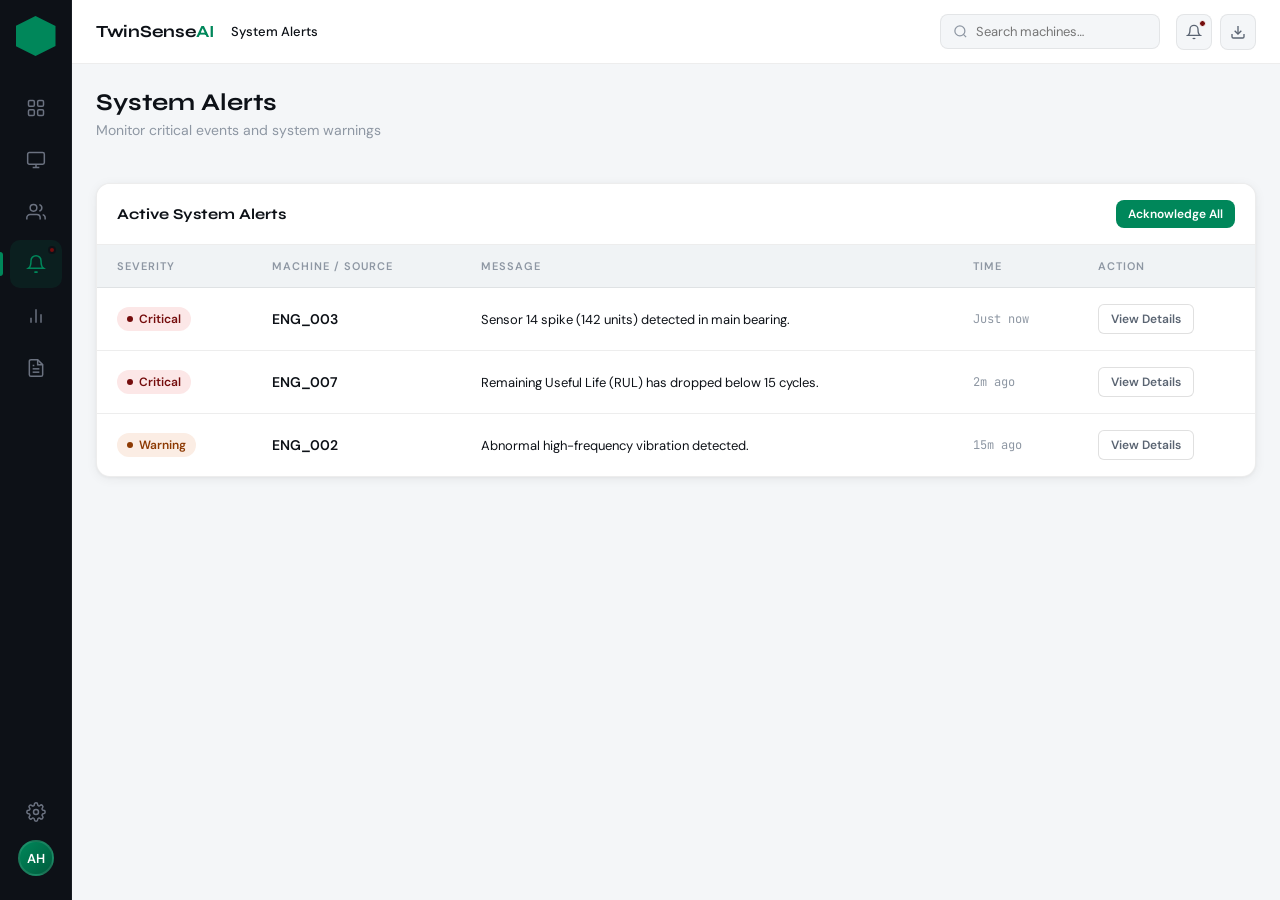
<file: frontend/alerts.html>
<!DOCTYPE html>
<html lang="en">
<head>
<meta charset="UTF-8">
<meta name="viewport" content="width=device-width, initial-scale=1.0">
<title>TwinSense AI — System Alerts</title>
<link href="https://fonts.googleapis.com/css2?family=Syne:wght@400;500;600;700;800&family=DM+Sans:ital,opsz,wght@0,9..40,300;0,9..40,400;0,9..40,500;0,9..40,600;1,9..40,300&family=JetBrains+Mono:wght@400;500;600&display=swap" rel="stylesheet">
<link rel="stylesheet" href="styles.css">
</head>
<body>

<!-- LOADER -->
<div id="loader">
  <div class="loader-logo">
    <div class="loader-logo-hex"></div>
    <div class="loader-name">TwinSense<span>AI</span></div>
  </div>
  <div class="loader-sub">Loading Machinery Database</div>
  <div class="loader-bar"><div class="loader-bar-fill"></div></div>
</div>

<!-- APP -->
<div id="app">
  <!-- SIDEBAR -->
      <nav class="sidebar">
      <div class="sidebar-logo" onclick="window.location.href='index.html'"></div>
      <div class="sidebar-nav">
        <div class="snav-item " onclick="window.location.href='index.html'" title="Factory Map">
          <svg viewBox="0 0 24 24" fill="none" stroke="currentColor" stroke-width="1.8">
            <rect x="3" y="3" width="7" height="7" rx="1.5" />
            <rect x="14" y="3" width="7" height="7" rx="1.5" />
            <rect x="3" y="14" width="7" height="7" rx="1.5" />
            <rect x="14" y="14" width="7" height="7" rx="1.5" />
          </svg>
        </div>
        <div class="snav-item " onclick="window.location.href='machines.html'" title="All Machines">
          <svg viewBox="0 0 24 24" fill="none" stroke="currentColor" stroke-width="1.8">
            <rect x="2" y="3" width="20" height="14" rx="2" ry="2" />
            <line x1="8" y1="21" x2="16" y2="21" />
            <line x1="12" y1="17" x2="12" y2="21" />
          </svg>
        </div>
        <div class="snav-item " onclick="window.location.href='technicians.html'" title="Technicians">
          <svg viewBox="0 0 24 24" fill="none" stroke="currentColor" stroke-width="1.8">
            <path d="M17 21v-2a4 4 0 0 0-4-4H5a4 4 0 0 0-4 4v2" />
            <circle cx="9" cy="7" r="4" />
            <path d="M23 21v-2a4 4 0 0 0-3-3.87" />
            <path d="M16 3.13a4 4 0 0 1 0 7.75" />
          </svg>
        </div>
        <div class="snav-item active" onclick="window.location.href='alerts.html'" title="Alerts" style="position:relative">
          <svg viewBox="0 0 24 24" fill="none" stroke="currentColor" stroke-width="1.8">
            <path d="M18 8A6 6 0 0 0 6 8c0 7-3 9-3 9h18s-3-2-3-9" />
            <path d="M13.73 21a2 2 0 0 1-3.46 0" />
          </svg>
          <div class="snav-badge"></div>
        </div>
        <div class="snav-item " onclick="window.location.href='analytics.html'" title="Analytics">
          <svg viewBox="0 0 24 24" fill="none" stroke="currentColor" stroke-width="1.8">
            <line x1="18" y1="20" x2="18" y2="10" />
            <line x1="12" y1="20" x2="12" y2="4" />
            <line x1="6" y1="20" x2="6" y2="14" />
          </svg>
        </div>
        <div class="snav-item " onclick="window.location.href='logs.html'" title="Historical Logs">
          <svg viewBox="0 0 24 24" fill="none" stroke="currentColor" stroke-width="1.8">
            <path d="M14 2H6a2 2 0 0 0-2 2v16a2 2 0 0 0 2 2h12a2 2 0 0 0 2-2V8z" />
            <polyline points="14,2 14,8 20,8" />
            <line x1="16" y1="13" x2="8" y2="13" />
            <line x1="16" y1="17" x2="8" y2="17" />
            <line x1="10" y1="9" x2="8" y2="9" />
          </svg>
        </div>
      </div>
      <div class="sidebar-bottom">
        <div class="snav-item " onclick="window.location.href='settings.html'" title="Settings">
          <svg viewBox="0 0 24 24" fill="none" stroke="currentColor" stroke-width="1.8">
            <circle cx="12" cy="12" r="3" />
            <path d="M19.4 15a1.65 1.65 0 0 0 .33 1.82l.06.06a2 2 0 0 1-2.83 2.83l-.06-.06a1.65 1.65 0 0 0-1.82-.33 1.65 1.65 0 0 0-1 1.51V21a2 2 0 0 1-4 0v-.09A1.65 1.65 0 0 0 9 19.4a1.65 1.65 0 0 0-1.82.33l-.06.06a2 2 0 0 1-2.83-2.83l.06-.06A1.65 1.65 0 0 0 4.68 15a1.65 1.65 0 0 0-1.51-1H3a2 2 0 0 1 0-4h.09A1.65 1.65 0 0 0 4.6 9a1.65 1.65 0 0 0-.33-1.82l-.06-.06a2 2 0 0 1 2.83-2.83l.06.06A1.65 1.65 0 0 0 9 4.68a1.65 1.65 0 0 0 1-1.51V3a2 2 0 0 1 4 0v.09a1.65 1.65 0 0 0 1 1.51 1.65 1.65 0 0 0 1.82-.33l.06-.06a2 2 0 0 1 2.83 2.83l-.06.06A1.65 1.65 0 0 0 19.4 9a1.65 1.65 0 0 0 1.51 1H21a2 2 0 0 1 0 4h-.09a1.65 1.65 0 0 0-1.51 1z" />
          </svg>
        </div>
        <div class="sidebar-avatar">AH</div>
      </div>
    </nav>

  <!-- MAIN -->
  <div class="main">
    <!-- TOPBAR -->
    <header class="topbar">
      <div class="topbar-brand">TwinSense<span>AI</span></div>
      <div class="topbar-breadcrumb"><span class="cur">System Alerts</span></div>
      <div class="topbar-spacer"></div>
      <div class="topbar-search">
        <svg viewBox="0 0 24 24" fill="none" stroke="currentColor" stroke-width="2"><circle cx="11" cy="11" r="8"/><line x1="21" y1="21" x2="16.65" y2="16.65"/></svg>
        <input placeholder="Search machines…" />
      </div>
      <div class="topbar-actions">
        <!-- Notifications Dropdown -->
        <div class="dropdown-wrapper">
          <div class="topbar-btn" onclick="toggleDropdown('notifDropdown')">
            <svg width="16" height="16" viewBox="0 0 24 24" fill="none" stroke="currentColor" stroke-width="2"><path d="M18 8A6 6 0 0 0 6 8c0 7-3 9-3 9h18s-3-2-3-9"/><path d="M13.73 21a2 2 0 0 1-3.46 0"/></svg>
            <div class="topbar-notif-dot"></div>
          </div>
          <div class="dropdown-menu" id="notifDropdown">
            <div class="dropdown-header">
              <span>Critical Alerts</span>
              <span class="dropdown-badge">3 Actions Required</span>
            </div>
            <div class="dropdown-body">
              <div class="notif-item" onclick="window.location.href='machine-details.html'">
                <div class="notif-icon" style="background:var(--red-dim);color:var(--red)">⚠️</div>
                <div class="notif-content">
                  <div class="notif-title">ENG_003: Critical Temp Spike (142 units)</div>
                  <div class="notif-meta">Facility A · Immediate Maintenance</div>
                </div>
              </div>
              <div class="notif-item" onclick="window.location.href='machine-details.html'">
                <div class="notif-icon" style="background:var(--red-dim);color:var(--red)">⚠️</div>
                <div class="notif-content">
                  <div class="notif-title">ENG_007: RUL strictly below 15 cycles</div>
                  <div class="notif-meta">Facility B · Imminent Failure Risk</div>
                </div>
              </div>
              <div class="notif-item" onclick="window.location.href='machine-details.html'">
                <div class="notif-icon" style="background:var(--orange-dim);color:var(--orange)">⚙️</div>
                <div class="notif-content">
                  <div class="notif-title">ENG_002: Abnormal Sensor 15</div>
                  <div class="notif-meta">Facility C · Needs Inspection</div>
                </div>
              </div>
            </div>
          </div>
        </div>

        <!-- Download Dropdown -->
        <div class="dropdown-wrapper">
          <div class="topbar-btn" onclick="toggleDropdown('downloadDropdown')">
            <svg width="16" height="16" viewBox="0 0 24 24" fill="none" stroke="currentColor" stroke-width="2"><path d="M21 15v4a2 2 0 0 1-2 2H5a2 2 0 0 1-2-2v-4"/><polyline points="7 10 12 15 17 10"/><line x1="12" y1="15" x2="12" y2="3"/></svg>
          </div>
          <div class="dropdown-menu" id="downloadDropdown">
            <div class="dropdown-header">
              <span>Download Machine Data</span>
            </div>
            <div class="dropdown-body">
              <div class="dl-item" onclick="downloadFile('csv', 'telemetry_report.csv')">
                <svg class="dl-icon" width="20" height="20" viewBox="0 0 24 24" fill="none" stroke="currentColor" stroke-width="2"><path d="M14 2H6a2 2 0 0 0-2 2v16a2 2 0 0 0 2 2h12a2 2 0 0 0 2-2V8z"/><polyline points="14 2 14 8 20 8"/><line x1="16" y1="13" x2="8" y2="13"/><line x1="16" y1="17" x2="8" y2="17"/><polyline points="10 9 9 9 8 9"/></svg>
                <div class="dl-info">
                  <div class="dl-title">Sensor Telemetry Log</div>
                  <div class="dl-desc">CSV format · Last 30 days</div>
                </div>
              </div>
              <div class="dl-item" onclick="downloadFile('pdf', 'ml_predictions_report.pdf')">
                <svg class="dl-icon" width="20" height="20" viewBox="0 0 24 24" fill="none" stroke="currentColor" stroke-width="2"><path d="M14 2H6a2 2 0 0 0-2 2v16a2 2 0 0 0 2 2h12a2 2 0 0 0 2-2V8z"/><polyline points="14 2 14 8 20 8"/><path d="M9 15v-6"/><path d="M12 15v-4"/><path d="M15 15v-2"/></svg>
                <div class="dl-info">
                  <div class="dl-title">ML Predictions & RUL Report</div>
                  <div class="dl-desc">PDF format · AI analysis</div>
                </div>
              </div>
              <div class="dl-item" onclick="downloadFile('xlsx', 'maintenance_history.xlsx')">
                <svg class="dl-icon" width="20" height="20" viewBox="0 0 24 24" fill="none" stroke="currentColor" stroke-width="2"><path d="M21 15v4a2 2 0 0 1-2 2H5a2 2 0 0 1-2-2v-4"/><polyline points="7 10 12 15 17 10"/><line x1="12" y1="15" x2="12" y2="3"/></svg>
                <div class="dl-info">
                  <div class="dl-title">Maintenance History</div>
                  <div class="dl-desc">XLSX format · Full audit trail</div>
                </div>
              </div>
            </div>
          </div>
        </div>
      </div>
    </header>

    <!-- PAGE -->
    <div class="page">

      <div class="page-header">
        <div>
          <h1 class="page-title">System Alerts</h1>
          <div class="page-subtitle">Monitor critical events and system warnings</div>
        </div>
      </div>
      
      
<div class="alerts-container" style="background:var(--surface);border:1px solid var(--border);border-radius:var(--radius);box-shadow:var(--shadow);overflow:hidden;margin-top:20px;">
  <div class="table-header" style="padding:16px 20px;border-bottom:1px solid var(--border);display:flex;justify-content:space-between;align-items:center;">
    <h3 style="font-family:'Syne',sans-serif;font-size:15px;font-weight:700;">Active System Alerts</h3>
    <button class="btn-primary" style="padding:6px 12px;font-size:12px;">Acknowledge All</button>
  </div>
  <table style="width:100%;border-collapse:collapse;text-align:left;">
    <thead>
      <tr>
        <th style="padding:14px 20px;font-size:11px;text-transform:uppercase;color:var(--text-muted);border-bottom:1px solid var(--border);background:var(--surface-2)">Severity</th>
        <th style="padding:14px 20px;font-size:11px;text-transform:uppercase;color:var(--text-muted);border-bottom:1px solid var(--border);background:var(--surface-2)">Machine / Source</th>
        <th style="padding:14px 20px;font-size:11px;text-transform:uppercase;color:var(--text-muted);border-bottom:1px solid var(--border);background:var(--surface-2)">Message</th>
        <th style="padding:14px 20px;font-size:11px;text-transform:uppercase;color:var(--text-muted);border-bottom:1px solid var(--border);background:var(--surface-2)">Time</th>
        <th style="padding:14px 20px;font-size:11px;text-transform:uppercase;color:var(--text-muted);border-bottom:1px solid var(--border);background:var(--surface-2)">Action</th>
      </tr>
    </thead>
    <tbody>
      <tr style="border-bottom:1px solid var(--border);">
        <td style="padding:16px 20px;"><span class="status-badge status-critical">Critical</span></td>
        <td style="padding:16px 20px;font-weight:600;">ENG_003</td>
        <td style="padding:16px 20px;font-size:13px;">Sensor 14 spike (142 units) detected in main bearing.</td>
        <td style="padding:16px 20px;font-family:'JetBrains Mono';font-size:12px;color:var(--text-muted)">Just now</td>
        <td style="padding:16px 20px;"><button class="action-btn" onclick="window.location.href='machine-details.html'">View Details</button></td>
      </tr>
      <tr style="border-bottom:1px solid var(--border);">
        <td style="padding:16px 20px;"><span class="status-badge status-critical">Critical</span></td>
        <td style="padding:16px 20px;font-weight:600;">ENG_007</td>
        <td style="padding:16px 20px;font-size:13px;">Remaining Useful Life (RUL) has dropped below 15 cycles.</td>
        <td style="padding:16px 20px;font-family:'JetBrains Mono';font-size:12px;color:var(--text-muted)">2m ago</td>
        <td style="padding:16px 20px;"><button class="action-btn" onclick="window.location.href='machine-details.html'">View Details</button></td>
      </tr>
      <tr>
        <td style="padding:16px 20px;"><span class="status-badge status-warning">Warning</span></td>
        <td style="padding:16px 20px;font-weight:600;">ENG_002</td>
        <td style="padding:16px 20px;font-size:13px;">Abnormal high-frequency vibration detected.</td>
        <td style="padding:16px 20px;font-family:'JetBrains Mono';font-size:12px;color:var(--text-muted)">15m ago</td>
        <td style="padding:16px 20px;"><button class="action-btn" onclick="window.location.href='machine-details.html'">View Details</button></td>
      </tr>
    </tbody>
  </table>
</div>

    
  </div>
</div>

<script src="app.js"></script>
</body>
</html>
</file>
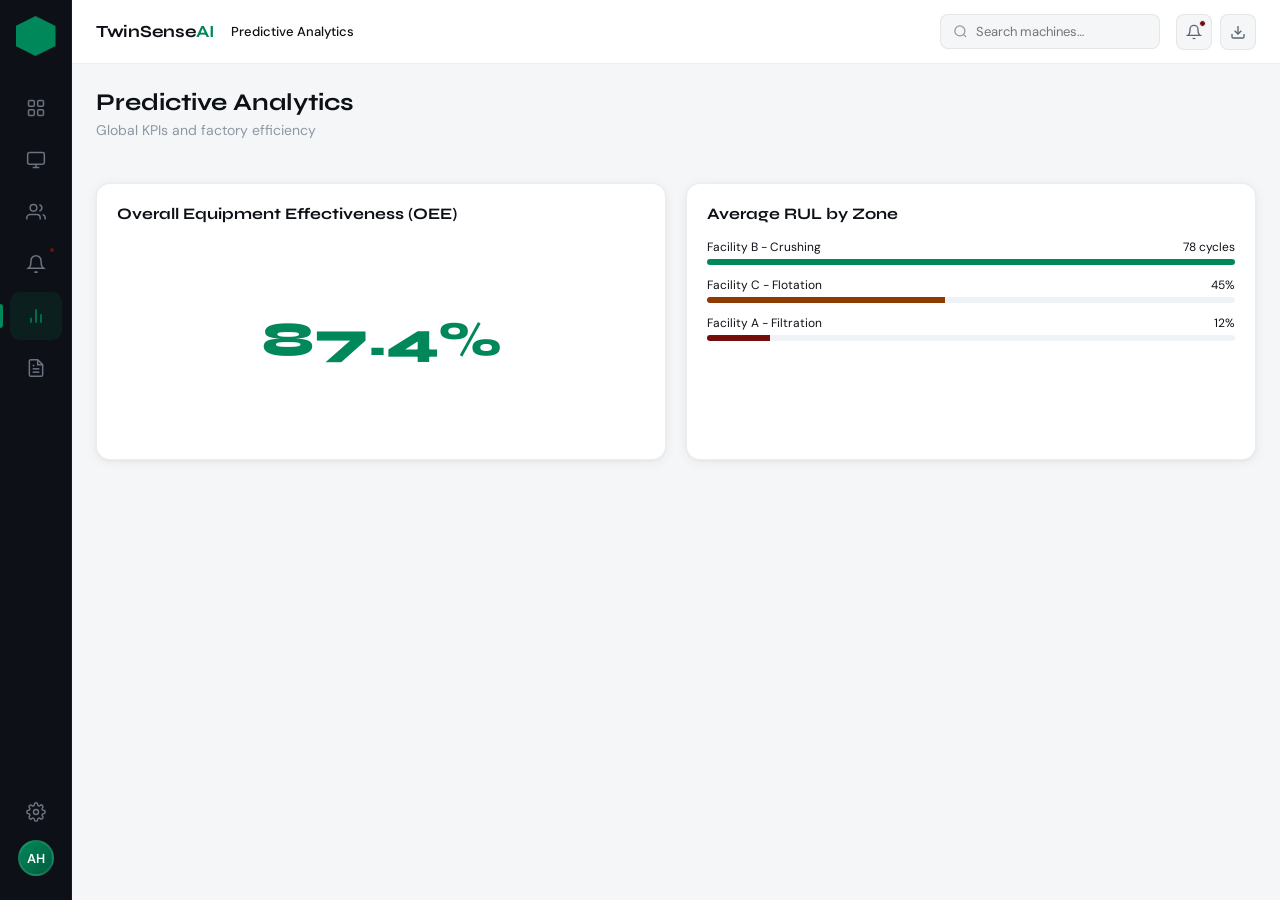
<file: frontend/analytics.html>
<!DOCTYPE html>
<html lang="en">
<head>
<meta charset="UTF-8">
<meta name="viewport" content="width=device-width, initial-scale=1.0">
<title>TwinSense AI — Predictive Analytics</title>
<link href="https://fonts.googleapis.com/css2?family=Syne:wght@400;500;600;700;800&family=DM+Sans:ital,opsz,wght@0,9..40,300;0,9..40,400;0,9..40,500;0,9..40,600;1,9..40,300&family=JetBrains+Mono:wght@400;500;600&display=swap" rel="stylesheet">
<link rel="stylesheet" href="styles.css">
</head>
<body>

<!-- LOADER -->
<div id="loader">
  <div class="loader-logo">
    <div class="loader-logo-hex"></div>
    <div class="loader-name">TwinSense AI <span>AI</span></div>
  </div>
  <div class="loader-sub">Loading Machinery Database</div>
  <div class="loader-bar"><div class="loader-bar-fill"></div></div>
</div>

<!-- APP -->
<div id="app">
  <!-- SIDEBAR -->
      <nav class="sidebar">
      <div class="sidebar-logo" onclick="window.location.href='index.html'"></div>
      <div class="sidebar-nav">
        <div class="snav-item " onclick="window.location.href='index.html'" title="Factory Map">
          <svg viewBox="0 0 24 24" fill="none" stroke="currentColor" stroke-width="1.8">
            <rect x="3" y="3" width="7" height="7" rx="1.5" />
            <rect x="14" y="3" width="7" height="7" rx="1.5" />
            <rect x="3" y="14" width="7" height="7" rx="1.5" />
            <rect x="14" y="14" width="7" height="7" rx="1.5" />
          </svg>
        </div>
        <div class="snav-item " onclick="window.location.href='machines.html'" title="All Machines">
          <svg viewBox="0 0 24 24" fill="none" stroke="currentColor" stroke-width="1.8">
            <rect x="2" y="3" width="20" height="14" rx="2" ry="2" />
            <line x1="8" y1="21" x2="16" y2="21" />
            <line x1="12" y1="17" x2="12" y2="21" />
          </svg>
        </div>
        <div class="snav-item " onclick="window.location.href='technicians.html'" title="Technicians">
          <svg viewBox="0 0 24 24" fill="none" stroke="currentColor" stroke-width="1.8">
            <path d="M17 21v-2a4 4 0 0 0-4-4H5a4 4 0 0 0-4 4v2" />
            <circle cx="9" cy="7" r="4" />
            <path d="M23 21v-2a4 4 0 0 0-3-3.87" />
            <path d="M16 3.13a4 4 0 0 1 0 7.75" />
          </svg>
        </div>
        <div class="snav-item " onclick="window.location.href='alerts.html'" title="Alerts" style="position:relative">
          <svg viewBox="0 0 24 24" fill="none" stroke="currentColor" stroke-width="1.8">
            <path d="M18 8A6 6 0 0 0 6 8c0 7-3 9-3 9h18s-3-2-3-9" />
            <path d="M13.73 21a2 2 0 0 1-3.46 0" />
          </svg>
          <div class="snav-badge"></div>
        </div>
        <div class="snav-item active" onclick="window.location.href='analytics.html'" title="Analytics">
          <svg viewBox="0 0 24 24" fill="none" stroke="currentColor" stroke-width="1.8">
            <line x1="18" y1="20" x2="18" y2="10" />
            <line x1="12" y1="20" x2="12" y2="4" />
            <line x1="6" y1="20" x2="6" y2="14" />
          </svg>
        </div>
        <div class="snav-item " onclick="window.location.href='logs.html'" title="Historical Logs">
          <svg viewBox="0 0 24 24" fill="none" stroke="currentColor" stroke-width="1.8">
            <path d="M14 2H6a2 2 0 0 0-2 2v16a2 2 0 0 0 2 2h12a2 2 0 0 0 2-2V8z" />
            <polyline points="14,2 14,8 20,8" />
            <line x1="16" y1="13" x2="8" y2="13" />
            <line x1="16" y1="17" x2="8" y2="17" />
            <line x1="10" y1="9" x2="8" y2="9" />
          </svg>
        </div>
      </div>
      <div class="sidebar-bottom">
        <div class="snav-item " onclick="window.location.href='settings.html'" title="Settings">
          <svg viewBox="0 0 24 24" fill="none" stroke="currentColor" stroke-width="1.8">
            <circle cx="12" cy="12" r="3" />
            <path d="M19.4 15a1.65 1.65 0 0 0 .33 1.82l.06.06a2 2 0 0 1-2.83 2.83l-.06-.06a1.65 1.65 0 0 0-1.82-.33 1.65 1.65 0 0 0-1 1.51V21a2 2 0 0 1-4 0v-.09A1.65 1.65 0 0 0 9 19.4a1.65 1.65 0 0 0-1.82.33l-.06.06a2 2 0 0 1-2.83-2.83l.06-.06A1.65 1.65 0 0 0 4.68 15a1.65 1.65 0 0 0-1.51-1H3a2 2 0 0 1 0-4h.09A1.65 1.65 0 0 0 4.6 9a1.65 1.65 0 0 0-.33-1.82l-.06-.06a2 2 0 0 1 2.83-2.83l.06.06A1.65 1.65 0 0 0 9 4.68a1.65 1.65 0 0 0 1-1.51V3a2 2 0 0 1 4 0v.09a1.65 1.65 0 0 0 1 1.51 1.65 1.65 0 0 0 1.82-.33l.06-.06a2 2 0 0 1 2.83 2.83l-.06.06A1.65 1.65 0 0 0 19.4 9a1.65 1.65 0 0 0 1.51 1H21a2 2 0 0 1 0 4h-.09a1.65 1.65 0 0 0-1.51 1z" />
          </svg>
        </div>
        <div class="sidebar-avatar">AH</div>
      </div>
    </nav>

  <!-- MAIN -->
  <div class="main">
    <!-- TOPBAR -->
    <header class="topbar">
      <div class="topbar-brand">TwinSense<span>AI</span></div>
      <div class="topbar-breadcrumb"><span class="cur">Predictive Analytics</span></div>
      <div class="topbar-spacer"></div>
      <div class="topbar-search">
        <svg viewBox="0 0 24 24" fill="none" stroke="currentColor" stroke-width="2"><circle cx="11" cy="11" r="8"/><line x1="21" y1="21" x2="16.65" y2="16.65"/></svg>
        <input placeholder="Search machines…" />
      </div>
      <div class="topbar-actions">
        <!-- Notifications Dropdown -->
        <div class="dropdown-wrapper">
          <div class="topbar-btn" onclick="toggleDropdown('notifDropdown')">
            <svg width="16" height="16" viewBox="0 0 24 24" fill="none" stroke="currentColor" stroke-width="2"><path d="M18 8A6 6 0 0 0 6 8c0 7-3 9-3 9h18s-3-2-3-9"/><path d="M13.73 21a2 2 0 0 1-3.46 0"/></svg>
            <div class="topbar-notif-dot"></div>
          </div>
          <div class="dropdown-menu" id="notifDropdown">
            <div class="dropdown-header">
              <span>Critical Alerts</span>
              <span class="dropdown-badge">3 Actions Required</span>
            </div>
            <div class="dropdown-body">
              <div class="notif-item" onclick="window.location.href='machine-details.html'">
                <div class="notif-icon" style="background:var(--red-dim);color:var(--red)">⚠️</div>
                <div class="notif-content">
                  <div class="notif-title">ENG_003: Critical Temp Spike (142 units)</div>
                  <div class="notif-meta">Facility A · Immediate Maintenance</div>
                </div>
              </div>
              <div class="notif-item" onclick="window.location.href='machine-details.html'">
                <div class="notif-icon" style="background:var(--red-dim);color:var(--red)">⚠️</div>
                <div class="notif-content">
                  <div class="notif-title">ENG_007: RUL strictly below 15 cycles</div>
                  <div class="notif-meta">Facility B · Imminent Failure Risk</div>
                </div>
              </div>
              <div class="notif-item" onclick="window.location.href='machine-details.html'">
                <div class="notif-icon" style="background:var(--orange-dim);color:var(--orange)">⚙️</div>
                <div class="notif-content">
                  <div class="notif-title">ENG_002: Abnormal Sensor 15</div>
                  <div class="notif-meta">Facility C · Needs Inspection</div>
                </div>
              </div>
            </div>
          </div>
        </div>

        <!-- Download Dropdown -->
        <div class="dropdown-wrapper">
          <div class="topbar-btn" onclick="toggleDropdown('downloadDropdown')">
            <svg width="16" height="16" viewBox="0 0 24 24" fill="none" stroke="currentColor" stroke-width="2"><path d="M21 15v4a2 2 0 0 1-2 2H5a2 2 0 0 1-2-2v-4"/><polyline points="7 10 12 15 17 10"/><line x1="12" y1="15" x2="12" y2="3"/></svg>
          </div>
          <div class="dropdown-menu" id="downloadDropdown">
            <div class="dropdown-header">
              <span>Download Machine Data</span>
            </div>
            <div class="dropdown-body">
              <div class="dl-item" onclick="downloadFile('csv', 'telemetry_report.csv')">
                <svg class="dl-icon" width="20" height="20" viewBox="0 0 24 24" fill="none" stroke="currentColor" stroke-width="2"><path d="M14 2H6a2 2 0 0 0-2 2v16a2 2 0 0 0 2 2h12a2 2 0 0 0 2-2V8z"/><polyline points="14 2 14 8 20 8"/><line x1="16" y1="13" x2="8" y2="13"/><line x1="16" y1="17" x2="8" y2="17"/><polyline points="10 9 9 9 8 9"/></svg>
                <div class="dl-info">
                  <div class="dl-title">Sensor Telemetry Log</div>
                  <div class="dl-desc">CSV format · Last 30 days</div>
                </div>
              </div>
              <div class="dl-item" onclick="downloadFile('pdf', 'ml_predictions_report.pdf')">
                <svg class="dl-icon" width="20" height="20" viewBox="0 0 24 24" fill="none" stroke="currentColor" stroke-width="2"><path d="M14 2H6a2 2 0 0 0-2 2v16a2 2 0 0 0 2 2h12a2 2 0 0 0 2-2V8z"/><polyline points="14 2 14 8 20 8"/><path d="M9 15v-6"/><path d="M12 15v-4"/><path d="M15 15v-2"/></svg>
                <div class="dl-info">
                  <div class="dl-title">ML Predictions & RUL Report</div>
                  <div class="dl-desc">PDF format · AI analysis</div>
                </div>
              </div>
              <div class="dl-item" onclick="downloadFile('xlsx', 'maintenance_history.xlsx')">
                <svg class="dl-icon" width="20" height="20" viewBox="0 0 24 24" fill="none" stroke="currentColor" stroke-width="2"><path d="M21 15v4a2 2 0 0 1-2 2H5a2 2 0 0 1-2-2v-4"/><polyline points="7 10 12 15 17 10"/><line x1="12" y1="15" x2="12" y2="3"/></svg>
                <div class="dl-info">
                  <div class="dl-title">Maintenance History</div>
                  <div class="dl-desc">XLSX format · Full audit trail</div>
                </div>
              </div>
            </div>
          </div>
        </div>
      </div>
    </header>

    <!-- PAGE -->
    <div class="page">

      <div class="page-header">
        <div>
          <h1 class="page-title">Predictive Analytics</h1>
          <div class="page-subtitle">Global KPIs and factory efficiency</div>
        </div>
      </div>
      
      
<div style="display:grid;grid-template-columns:1fr 1fr;gap:20px;margin-top:20px;">
  <div style="background:var(--surface);border:1px solid var(--border);border-radius:var(--radius);padding:20px;box-shadow:var(--shadow);">
    <h3 style="font-family:'Syne';font-size:16px;font-weight:700;margin-bottom:16px;">Overall Equipment Effectiveness (OEE)</h3>
    <div style="display:flex;align-items:center;justify-content:center;height:200px;font-family:'Syne';font-size:48px;font-weight:800;color:var(--ocp-green);">
      87.4%
    </div>
  </div>
  <div style="background:var(--surface);border:1px solid var(--border);border-radius:var(--radius);padding:20px;box-shadow:var(--shadow);">
    <h3 style="font-family:'Syne';font-size:16px;font-weight:700;margin-bottom:16px;">Average RUL by Zone</h3>
    <div style="display:flex;flex-direction:column;gap:12px;">
      <div>
        <div style="display:flex;justify-content:space-between;font-size:12px;margin-bottom:4px;"><span>Facility B - Crushing</span><span>78 cycles</span></div>
        <div style="height:6px;background:var(--surface-2);border-radius:3px;overflow:hidden;"><div style="height:100%;width:78 cycles;background:var(--ocp-green);"></div></div>
      </div>
      <div>
        <div style="display:flex;justify-content:space-between;font-size:12px;margin-bottom:4px;"><span>Facility C - Flotation</span><span>45%</span></div>
        <div style="height:6px;background:var(--surface-2);border-radius:3px;overflow:hidden;"><div style="height:100%;width:45%;background:var(--orange);"></div></div>
      </div>
      <div>
        <div style="display:flex;justify-content:space-between;font-size:12px;margin-bottom:4px;"><span>Facility A - Filtration</span><span>12%</span></div>
        <div style="height:6px;background:var(--surface-2);border-radius:3px;overflow:hidden;"><div style="height:100%;width:12%;background:var(--red);"></div></div>
      </div>
    </div>
  </div>
</div>

    
  </div>
</div>

<script src="app.js"></script>
</body>
</html>
</file>
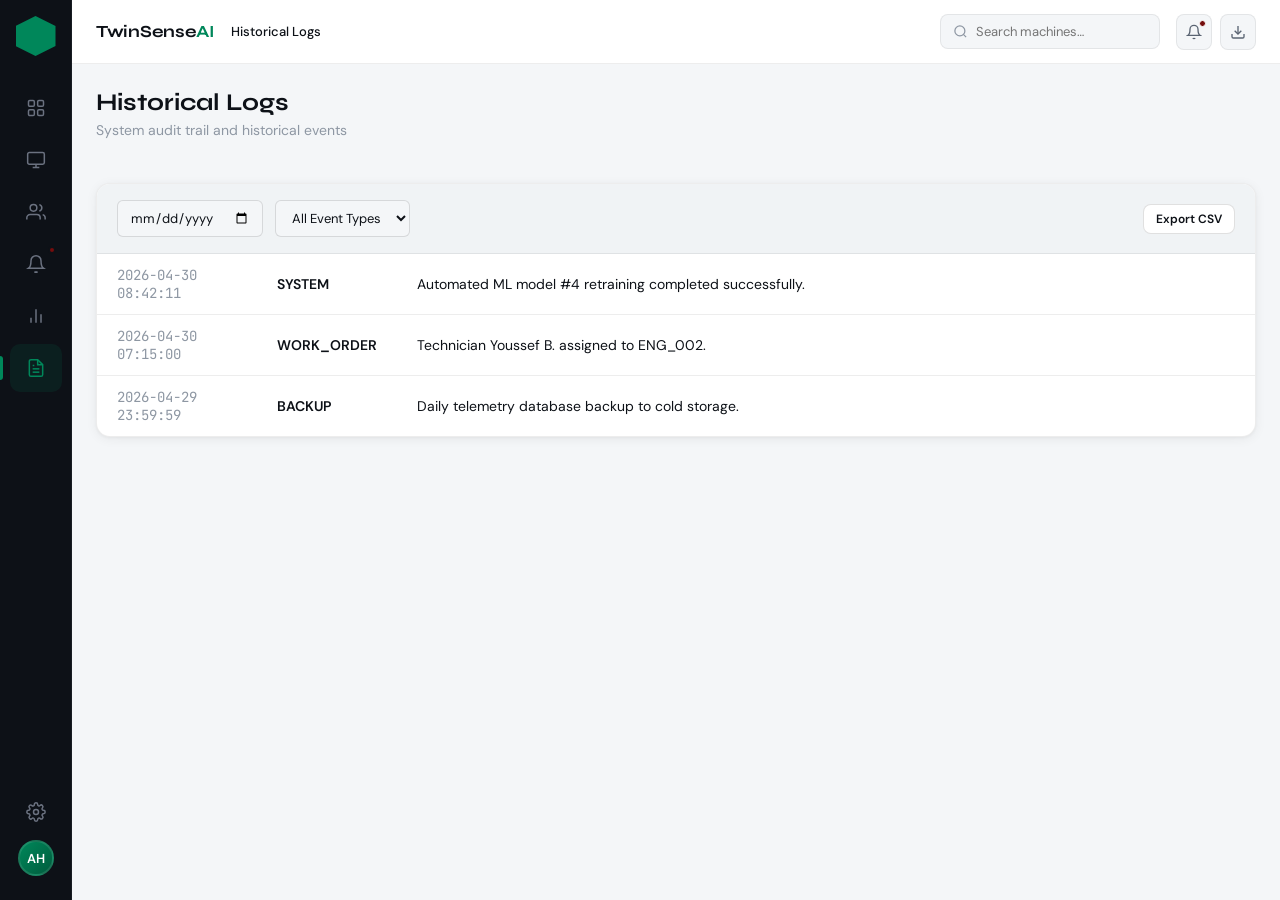
<file: frontend/logs.html>
<!DOCTYPE html>
<html lang="en">
<head>
<meta charset="UTF-8">
<meta name="viewport" content="width=device-width, initial-scale=1.0">
<title>TwinSense AI — Historical Logs</title>
<link href="https://fonts.googleapis.com/css2?family=Syne:wght@400;500;600;700;800&family=DM+Sans:ital,opsz,wght@0,9..40,300;0,9..40,400;0,9..40,500;0,9..40,600;1,9..40,300&family=JetBrains+Mono:wght@400;500;600&display=swap" rel="stylesheet">
<link rel="stylesheet" href="styles.css">
</head>
<body>

<!-- LOADER -->
<div id="loader">
  <div class="loader-logo">
    <div class="loader-logo-hex"></div>
    <div class="loader-name">TwinSense<span>AI</span></div>
  </div>
  <div class="loader-sub">Loading Machinery Database</div>
  <div class="loader-bar"><div class="loader-bar-fill"></div></div>
</div>

<!-- APP -->
<div id="app">
  <!-- SIDEBAR -->
      <nav class="sidebar">
      <div class="sidebar-logo" onclick="window.location.href='index.html'"></div>
      <div class="sidebar-nav">
        <div class="snav-item " onclick="window.location.href='index.html'" title="Factory Map">
          <svg viewBox="0 0 24 24" fill="none" stroke="currentColor" stroke-width="1.8">
            <rect x="3" y="3" width="7" height="7" rx="1.5" />
            <rect x="14" y="3" width="7" height="7" rx="1.5" />
            <rect x="3" y="14" width="7" height="7" rx="1.5" />
            <rect x="14" y="14" width="7" height="7" rx="1.5" />
          </svg>
        </div>
        <div class="snav-item " onclick="window.location.href='machines.html'" title="All Machines">
          <svg viewBox="0 0 24 24" fill="none" stroke="currentColor" stroke-width="1.8">
            <rect x="2" y="3" width="20" height="14" rx="2" ry="2" />
            <line x1="8" y1="21" x2="16" y2="21" />
            <line x1="12" y1="17" x2="12" y2="21" />
          </svg>
        </div>
        <div class="snav-item " onclick="window.location.href='technicians.html'" title="Technicians">
          <svg viewBox="0 0 24 24" fill="none" stroke="currentColor" stroke-width="1.8">
            <path d="M17 21v-2a4 4 0 0 0-4-4H5a4 4 0 0 0-4 4v2" />
            <circle cx="9" cy="7" r="4" />
            <path d="M23 21v-2a4 4 0 0 0-3-3.87" />
            <path d="M16 3.13a4 4 0 0 1 0 7.75" />
          </svg>
        </div>
        <div class="snav-item " onclick="window.location.href='alerts.html'" title="Alerts" style="position:relative">
          <svg viewBox="0 0 24 24" fill="none" stroke="currentColor" stroke-width="1.8">
            <path d="M18 8A6 6 0 0 0 6 8c0 7-3 9-3 9h18s-3-2-3-9" />
            <path d="M13.73 21a2 2 0 0 1-3.46 0" />
          </svg>
          <div class="snav-badge"></div>
        </div>
        <div class="snav-item " onclick="window.location.href='analytics.html'" title="Analytics">
          <svg viewBox="0 0 24 24" fill="none" stroke="currentColor" stroke-width="1.8">
            <line x1="18" y1="20" x2="18" y2="10" />
            <line x1="12" y1="20" x2="12" y2="4" />
            <line x1="6" y1="20" x2="6" y2="14" />
          </svg>
        </div>
        <div class="snav-item active" onclick="window.location.href='logs.html'" title="Historical Logs">
          <svg viewBox="0 0 24 24" fill="none" stroke="currentColor" stroke-width="1.8">
            <path d="M14 2H6a2 2 0 0 0-2 2v16a2 2 0 0 0 2 2h12a2 2 0 0 0 2-2V8z" />
            <polyline points="14,2 14,8 20,8" />
            <line x1="16" y1="13" x2="8" y2="13" />
            <line x1="16" y1="17" x2="8" y2="17" />
            <line x1="10" y1="9" x2="8" y2="9" />
          </svg>
        </div>
      </div>
      <div class="sidebar-bottom">
        <div class="snav-item " onclick="window.location.href='settings.html'" title="Settings">
          <svg viewBox="0 0 24 24" fill="none" stroke="currentColor" stroke-width="1.8">
            <circle cx="12" cy="12" r="3" />
            <path d="M19.4 15a1.65 1.65 0 0 0 .33 1.82l.06.06a2 2 0 0 1-2.83 2.83l-.06-.06a1.65 1.65 0 0 0-1.82-.33 1.65 1.65 0 0 0-1 1.51V21a2 2 0 0 1-4 0v-.09A1.65 1.65 0 0 0 9 19.4a1.65 1.65 0 0 0-1.82.33l-.06.06a2 2 0 0 1-2.83-2.83l.06-.06A1.65 1.65 0 0 0 4.68 15a1.65 1.65 0 0 0-1.51-1H3a2 2 0 0 1 0-4h.09A1.65 1.65 0 0 0 4.6 9a1.65 1.65 0 0 0-.33-1.82l-.06-.06a2 2 0 0 1 2.83-2.83l.06.06A1.65 1.65 0 0 0 9 4.68a1.65 1.65 0 0 0 1-1.51V3a2 2 0 0 1 4 0v.09a1.65 1.65 0 0 0 1 1.51 1.65 1.65 0 0 0 1.82-.33l.06-.06a2 2 0 0 1 2.83 2.83l-.06.06A1.65 1.65 0 0 0 19.4 9a1.65 1.65 0 0 0 1.51 1H21a2 2 0 0 1 0 4h-.09a1.65 1.65 0 0 0-1.51 1z" />
          </svg>
        </div>
        <div class="sidebar-avatar">AH</div>
      </div>
    </nav>

  <!-- MAIN -->
  <div class="main">
    <!-- TOPBAR -->
    <header class="topbar">
      <div class="topbar-brand">TwinSense<span>AI</span></div>
      <div class="topbar-breadcrumb"><span class="cur">Historical Logs</span></div>
      <div class="topbar-spacer"></div>
      <div class="topbar-search">
        <svg viewBox="0 0 24 24" fill="none" stroke="currentColor" stroke-width="2"><circle cx="11" cy="11" r="8"/><line x1="21" y1="21" x2="16.65" y2="16.65"/></svg>
        <input placeholder="Search machines…" />
      </div>
      <div class="topbar-actions">
        <!-- Notifications Dropdown -->
        <div class="dropdown-wrapper">
          <div class="topbar-btn" onclick="toggleDropdown('notifDropdown')">
            <svg width="16" height="16" viewBox="0 0 24 24" fill="none" stroke="currentColor" stroke-width="2"><path d="M18 8A6 6 0 0 0 6 8c0 7-3 9-3 9h18s-3-2-3-9"/><path d="M13.73 21a2 2 0 0 1-3.46 0"/></svg>
            <div class="topbar-notif-dot"></div>
          </div>
          <div class="dropdown-menu" id="notifDropdown">
            <div class="dropdown-header">
              <span>Critical Alerts</span>
              <span class="dropdown-badge">3 Actions Required</span>
            </div>
            <div class="dropdown-body">
              <div class="notif-item" onclick="window.location.href='machine-details.html'">
                <div class="notif-icon" style="background:var(--red-dim);color:var(--red)">⚠️</div>
                <div class="notif-content">
                  <div class="notif-title">ENG_003: Critical Temp Spike (142 units)</div>
                  <div class="notif-meta">Facility A · Immediate Maintenance</div>
                </div>
              </div>
              <div class="notif-item" onclick="window.location.href='machine-details.html'">
                <div class="notif-icon" style="background:var(--red-dim);color:var(--red)">⚠️</div>
                <div class="notif-content">
                  <div class="notif-title">ENG_007: RUL strictly below 15 cycles</div>
                  <div class="notif-meta">Facility B · Imminent Failure Risk</div>
                </div>
              </div>
              <div class="notif-item" onclick="window.location.href='machine-details.html'">
                <div class="notif-icon" style="background:var(--orange-dim);color:var(--orange)">⚙️</div>
                <div class="notif-content">
                  <div class="notif-title">ENG_002: Abnormal Sensor 15</div>
                  <div class="notif-meta">Facility C · Needs Inspection</div>
                </div>
              </div>
            </div>
          </div>
        </div>

        <!-- Download Dropdown -->
        <div class="dropdown-wrapper">
          <div class="topbar-btn" onclick="toggleDropdown('downloadDropdown')">
            <svg width="16" height="16" viewBox="0 0 24 24" fill="none" stroke="currentColor" stroke-width="2"><path d="M21 15v4a2 2 0 0 1-2 2H5a2 2 0 0 1-2-2v-4"/><polyline points="7 10 12 15 17 10"/><line x1="12" y1="15" x2="12" y2="3"/></svg>
          </div>
          <div class="dropdown-menu" id="downloadDropdown">
            <div class="dropdown-header">
              <span>Download Machine Data</span>
            </div>
            <div class="dropdown-body">
              <div class="dl-item" onclick="downloadFile('csv', 'telemetry_report.csv')">
                <svg class="dl-icon" width="20" height="20" viewBox="0 0 24 24" fill="none" stroke="currentColor" stroke-width="2"><path d="M14 2H6a2 2 0 0 0-2 2v16a2 2 0 0 0 2 2h12a2 2 0 0 0 2-2V8z"/><polyline points="14 2 14 8 20 8"/><line x1="16" y1="13" x2="8" y2="13"/><line x1="16" y1="17" x2="8" y2="17"/><polyline points="10 9 9 9 8 9"/></svg>
                <div class="dl-info">
                  <div class="dl-title">Sensor Telemetry Log</div>
                  <div class="dl-desc">CSV format · Last 30 days</div>
                </div>
              </div>
              <div class="dl-item" onclick="downloadFile('pdf', 'ml_predictions_report.pdf')">
                <svg class="dl-icon" width="20" height="20" viewBox="0 0 24 24" fill="none" stroke="currentColor" stroke-width="2"><path d="M14 2H6a2 2 0 0 0-2 2v16a2 2 0 0 0 2 2h12a2 2 0 0 0 2-2V8z"/><polyline points="14 2 14 8 20 8"/><path d="M9 15v-6"/><path d="M12 15v-4"/><path d="M15 15v-2"/></svg>
                <div class="dl-info">
                  <div class="dl-title">ML Predictions & RUL Report</div>
                  <div class="dl-desc">PDF format · AI analysis</div>
                </div>
              </div>
              <div class="dl-item" onclick="downloadFile('xlsx', 'maintenance_history.xlsx')">
                <svg class="dl-icon" width="20" height="20" viewBox="0 0 24 24" fill="none" stroke="currentColor" stroke-width="2"><path d="M21 15v4a2 2 0 0 1-2 2H5a2 2 0 0 1-2-2v-4"/><polyline points="7 10 12 15 17 10"/><line x1="12" y1="15" x2="12" y2="3"/></svg>
                <div class="dl-info">
                  <div class="dl-title">Maintenance History</div>
                  <div class="dl-desc">XLSX format · Full audit trail</div>
                </div>
              </div>
            </div>
          </div>
        </div>
      </div>
    </header>

    <!-- PAGE -->
    <div class="page">

      <div class="page-header">
        <div>
          <h1 class="page-title">Historical Logs</h1>
          <div class="page-subtitle">System audit trail and historical events</div>
        </div>
      </div>
      
      
<div style="background:var(--surface);border:1px solid var(--border);border-radius:var(--radius);box-shadow:var(--shadow);overflow:hidden;margin-top:20px;">
  <div class="table-header" style="padding:16px 20px;border-bottom:1px solid var(--border);display:flex;justify-content:space-between;align-items:center;background:var(--surface-2)">
    <div class="filter-group" style="display:flex;gap:12px;">
      <input type="date" class="filter-select" />
      <select class="filter-select"><option>All Event Types</option><option>Maintenance</option><option>System</option></select>
    </div>
    <button class="btn-outline" style="padding:6px 12px;font-size:12px;">Export CSV</button>
  </div>
  <table style="width:100%;border-collapse:collapse;text-align:left;font-size:13px;">
    <tbody>
      <tr style="border-bottom:1px solid var(--border);">
        <td style="padding:12px 20px;font-family:'JetBrains Mono';color:var(--text-muted);width:160px;">2026-04-30 08:42:11</td>
        <td style="padding:12px 20px;font-weight:600;width:120px;">SYSTEM</td>
        <td style="padding:12px 20px;">Automated ML model #4 retraining completed successfully.</td>
      </tr>
      <tr style="border-bottom:1px solid var(--border);">
        <td style="padding:12px 20px;font-family:'JetBrains Mono';color:var(--text-muted);">2026-04-30 07:15:00</td>
        <td style="padding:12px 20px;font-weight:600;">WORK_ORDER</td>
        <td style="padding:12px 20px;">Technician Youssef B. assigned to ENG_002.</td>
      </tr>
      <tr>
        <td style="padding:12px 20px;font-family:'JetBrains Mono';color:var(--text-muted);">2026-04-29 23:59:59</td>
        <td style="padding:12px 20px;font-weight:600;">BACKUP</td>
        <td style="padding:12px 20px;">Daily telemetry database backup to cold storage.</td>
      </tr>
    </tbody>
  </table>
</div>

    
  </div>
</div>

<script src="app.js"></script>
</body>
</html>
</file>
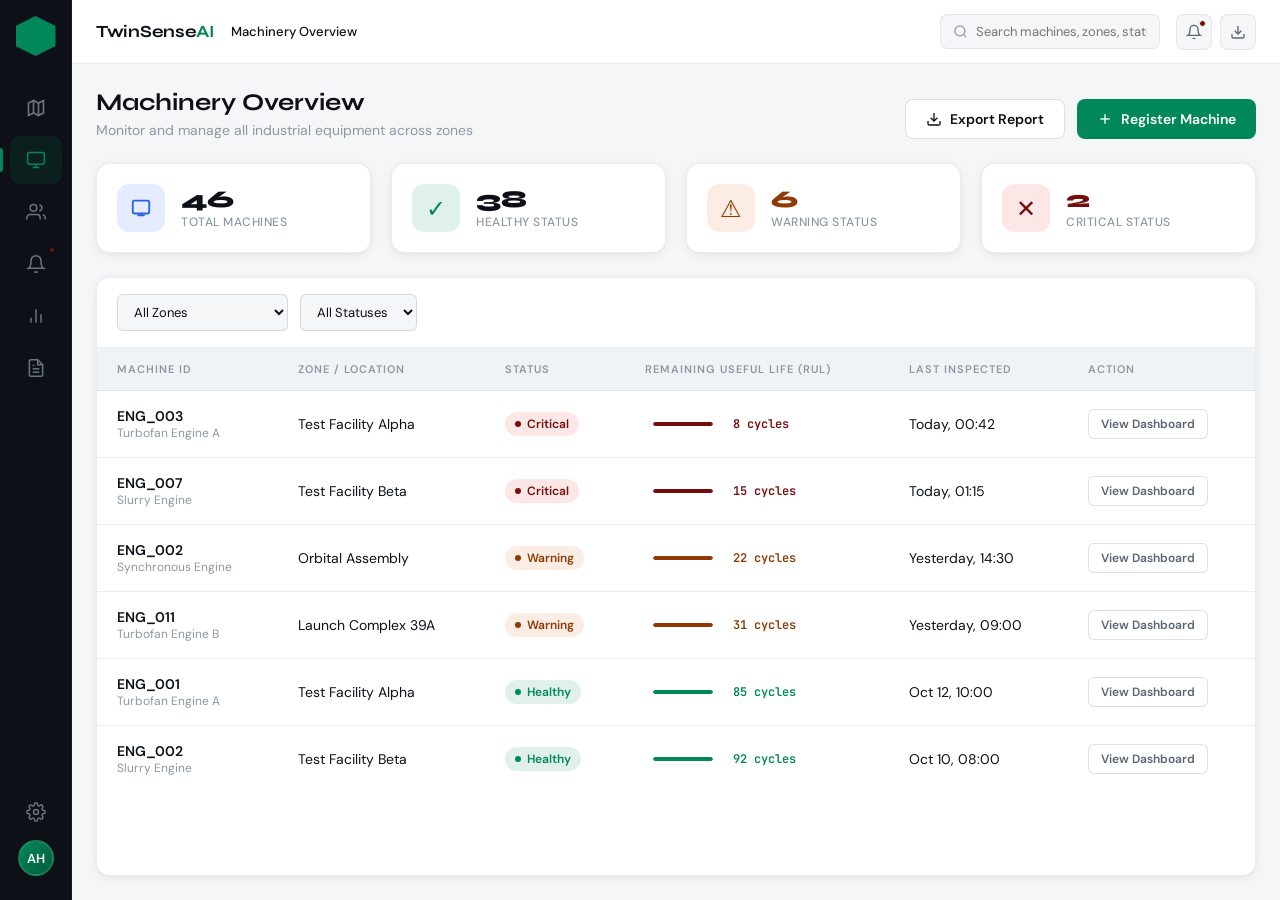
<file: frontend/machines.html>
<!DOCTYPE html>
<html lang="en">
<head>
<meta charset="UTF-8">
<meta name="viewport" content="width=device-width, initial-scale=1.0">
<title>TwinSense AI — All Machines</title>
<link href="https://fonts.googleapis.com/css2?family=Syne:wght@400;500;600;700;800&family=DM+Sans:ital,opsz,wght@0,9..40,300;0,9..40,400;0,9..40,500;0,9..40,600;1,9..40,300&family=JetBrains+Mono:wght@400;500;600&display=swap" rel="stylesheet">
<link rel="stylesheet" href="styles.css">
</head>
<body>

<!-- LOADER -->
<div id="loader">
  <div class="loader-logo">
    <div class="loader-logo-hex"></div>
    <div class="loader-name">TwinSense<span>AI</span></div>
  </div>
  <div class="loader-sub">Loading Machinery Database</div>
  <div class="loader-bar"><div class="loader-bar-fill"></div></div>
</div>

<!-- APP -->
<div id="app">
  <!-- SIDEBAR -->
  <nav class="sidebar">
    <div class="sidebar-logo" onclick="window.location.href='index.html'"></div>
    <div class="sidebar-nav">
      <div class="snav-item" onclick="window.location.href='index.html'" title="Factory Map">
        <svg viewBox="0 0 24 24" fill="none" stroke="currentColor" stroke-width="2">
          <polygon points="3 6 9 3 15 6 21 3 21 18 15 21 9 18 3 21"/>
          <line x1="9" y1="3" x2="9" y2="18"/>
          <line x1="15" y1="6" x2="15" y2="21"/>
        </svg>
      </div>
      <div class="snav-item active" onclick="window.location.href='machines.html'" title="All Machines">
        <svg viewBox="0 0 24 24" fill="none" stroke="currentColor" stroke-width="1.8"><rect x="2" y="3" width="20" height="14" rx="2" ry="2"/><line x1="8" y1="21" x2="16" y2="21"/><line x1="12" y1="17" x2="12" y2="21"/></svg>
      </div>
      <div class="snav-item" onclick="window.location.href='technicians.html'" title="Technicians">
        <svg viewBox="0 0 24 24" fill="none" stroke="currentColor" stroke-width="1.8"><path d="M17 21v-2a4 4 0 0 0-4-4H5a4 4 0 0 0-4 4v2"/><circle cx="9" cy="7" r="4"/><path d="M23 21v-2a4 4 0 0 0-3-3.87"/><path d="M16 3.13a4 4 0 0 1 0 7.75"/></svg>
      </div>
      <!-- Zone and Machine removed - accessible via map -->
      <div class="snav-item" onclick="window.location.href='alerts.html'" title="Alerts" style="position:relative">
        <svg viewBox="0 0 24 24" fill="none" stroke="currentColor" stroke-width="1.8"><path d="M18 8A6 6 0 0 0 6 8c0 7-3 9-3 9h18s-3-2-3-9"/><path d="M13.73 21a2 2 0 0 1-3.46 0"/></svg>
        <div class="snav-badge"></div>
      </div>
      <div class="snav-item" onclick="window.location.href='analytics.html'" title="Analytics">
        <svg viewBox="0 0 24 24" fill="none" stroke="currentColor" stroke-width="1.8"><line x1="18" y1="20" x2="18" y2="10"/><line x1="12" y1="20" x2="12" y2="4"/><line x1="6" y1="20" x2="6" y2="14"/></svg>
      </div>
      <div class="snav-item" onclick="window.location.href='logs.html'" title="Historical Logs">
        <svg viewBox="0 0 24 24" fill="none" stroke="currentColor" stroke-width="1.8"><path d="M14 2H6a2 2 0 0 0-2 2v16a2 2 0 0 0 2 2h12a2 2 0 0 0 2-2V8z"/><polyline points="14,2 14,8 20,8"/><line x1="16" y1="13" x2="8" y2="13"/><line x1="16" y1="17" x2="8" y2="17"/><line x1="10" y1="9" x2="8" y2="9"/></svg>
      </div>
    </div>
    <div class="sidebar-bottom">
      <div class="snav-item" onclick="window.location.href='settings.html'" title="Settings">
        <svg viewBox="0 0 24 24" fill="none" stroke="currentColor" stroke-width="1.8"><circle cx="12" cy="12" r="3"/><path d="M19.4 15a1.65 1.65 0 0 0 .33 1.82l.06.06a2 2 0 0 1-2.83 2.83l-.06-.06a1.65 1.65 0 0 0-1.82-.33 1.65 1.65 0 0 0-1 1.51V21a2 2 0 0 1-4 0v-.09A1.65 1.65 0 0 0 9 19.4a1.65 1.65 0 0 0-1.82.33l-.06.06a2 2 0 0 1-2.83-2.83l.06-.06A1.65 1.65 0 0 0 4.68 15a1.65 1.65 0 0 0-1.51-1H3a2 2 0 0 1 0-4h.09A1.65 1.65 0 0 0 4.6 9a1.65 1.65 0 0 0-.33-1.82l-.06-.06a2 2 0 0 1 2.83-2.83l.06.06A1.65 1.65 0 0 0 9 4.68a1.65 1.65 0 0 0 1-1.51V3a2 2 0 0 1 4 0v.09a1.65 1.65 0 0 0 1 1.51 1.65 1.65 0 0 0 1.82-.33l.06-.06a2 2 0 0 1 2.83 2.83l-.06.06A1.65 1.65 0 0 0 19.4 9a1.65 1.65 0 0 0 1.51 1H21a2 2 0 0 1 0 4h-.09a1.65 1.65 0 0 0-1.51 1z"/></svg>
      </div>
      <div class="sidebar-avatar">AH</div>
    </div>
  </nav>

  <!-- MAIN -->
  <div class="main">
    <!-- TOPBAR -->
    <header class="topbar">
      <div class="topbar-brand">TwinSense<span>AI</span></div>
      <div class="topbar-breadcrumb"><span class="cur">Machinery Overview</span></div>
      <div class="topbar-spacer"></div>
      <div class="topbar-search">
        <svg viewBox="0 0 24 24" fill="none" stroke="currentColor" stroke-width="2"><circle cx="11" cy="11" r="8"/><line x1="21" y1="21" x2="16.65" y2="16.65"/></svg>
        <input id="machineSearch" placeholder="Search machines, zones, status…" oninput="filterMachines()" />
      </div>
      <div class="topbar-actions">
        <!-- Notifications Dropdown -->
        <div class="dropdown-wrapper">
          <div class="topbar-btn" onclick="toggleDropdown('notifDropdown')">
            <svg width="16" height="16" viewBox="0 0 24 24" fill="none" stroke="currentColor" stroke-width="2"><path d="M18 8A6 6 0 0 0 6 8c0 7-3 9-3 9h18s-3-2-3-9"/><path d="M13.73 21a2 2 0 0 1-3.46 0"/></svg>
            <div class="topbar-notif-dot"></div>
          </div>
          <div class="dropdown-menu" id="notifDropdown">
            <div class="dropdown-header">
              <span>Critical Alerts</span>
              <span class="dropdown-badge">3 Actions Required</span>
            </div>
            <div class="dropdown-body">
              <div class="notif-item" onclick="window.location.href='machine-details.html'">
                <div class="notif-icon" style="background:var(--red-dim);color:var(--red)">!</div>
                <div class="notif-content">
                  <div class="notif-title">ENG_003: Critical Temp Spike (142 units)</div>
                  <div class="notif-meta">Facility A · Immediate Maintenance</div>
                </div>
              </div>
              <div class="notif-item" onclick="window.location.href='machine-details.html'">
                <div class="notif-icon" style="background:var(--red-dim);color:var(--red)">!</div>
                <div class="notif-content">
                  <div class="notif-title">ENG_007: RUL strictly below 15 cycles</div>
                  <div class="notif-meta">Facility B · Imminent Failure Risk</div>
                </div>
              </div>
              <div class="notif-item" onclick="window.location.href='machine-details.html'">
                <div class="notif-icon" style="background:var(--orange-dim);color:var(--orange)">!</div>
                <div class="notif-content">
                  <div class="notif-title">ENG_002: Abnormal Sensor 15</div>
                  <div class="notif-meta">Facility C · Needs Inspection</div>
                </div>
              </div>
            </div>
          </div>
        </div>

        <!-- Download Dropdown -->
        <div class="dropdown-wrapper">
          <div class="topbar-btn" onclick="toggleDropdown('downloadDropdown')">
            <svg width="16" height="16" viewBox="0 0 24 24" fill="none" stroke="currentColor" stroke-width="2"><path d="M21 15v4a2 2 0 0 1-2 2H5a2 2 0 0 1-2-2v-4"/><polyline points="7 10 12 15 17 10"/><line x1="12" y1="15" x2="12" y2="3"/></svg>
          </div>
          <div class="dropdown-menu" id="downloadDropdown">
            <div class="dropdown-header">
              <span>Download Machine Data</span>
            </div>
            <div class="dropdown-body">
              <div class="dl-item" onclick="downloadFile('csv', 'telemetry_report.csv')">
                <svg class="dl-icon" width="20" height="20" viewBox="0 0 24 24" fill="none" stroke="currentColor" stroke-width="2"><path d="M14 2H6a2 2 0 0 0-2 2v16a2 2 0 0 0 2 2h12a2 2 0 0 0 2-2V8z"/><polyline points="14 2 14 8 20 8"/><line x1="16" y1="13" x2="8" y2="13"/><line x1="16" y1="17" x2="8" y2="17"/><polyline points="10 9 9 9 8 9"/></svg>
                <div class="dl-info">
                  <div class="dl-title">Sensor Telemetry Log</div>
                  <div class="dl-desc">CSV format · Last 30 days</div>
                </div>
              </div>
              <div class="dl-item" onclick="downloadFile('pdf', 'ml_predictions_report.pdf')">
                <svg class="dl-icon" width="20" height="20" viewBox="0 0 24 24" fill="none" stroke="currentColor" stroke-width="2"><path d="M14 2H6a2 2 0 0 0-2 2v16a2 2 0 0 0 2 2h12a2 2 0 0 0 2-2V8z"/><polyline points="14 2 14 8 20 8"/><path d="M9 15v-6"/><path d="M12 15v-4"/><path d="M15 15v-2"/></svg>
                <div class="dl-info">
                  <div class="dl-title">ML Predictions & RUL Report</div>
                  <div class="dl-desc">PDF format · AI analysis</div>
                </div>
              </div>
              <div class="dl-item" onclick="downloadFile('xlsx', 'maintenance_history.xlsx')">
                <svg class="dl-icon" width="20" height="20" viewBox="0 0 24 24" fill="none" stroke="currentColor" stroke-width="2"><path d="M21 15v4a2 2 0 0 1-2 2H5a2 2 0 0 1-2-2v-4"/><polyline points="7 10 12 15 17 10"/><line x1="12" y1="15" x2="12" y2="3"/></svg>
                <div class="dl-info">
                  <div class="dl-title">Maintenance History</div>
                  <div class="dl-desc">XLSX format · Full audit trail</div>
                </div>
              </div>
            </div>
          </div>
        </div>
      </div>
    </header>

    <!-- PAGE -->
    <div class="page">
      <div class="page-header">
        <div>
          <h1 class="page-title">Machinery Overview</h1>
          <div class="page-subtitle">Monitor and manage all industrial equipment across zones</div>
        </div>
        <div class="page-actions">
          <button class="btn-outline" onclick="exportMachinesReport()">
            <svg width="16" height="16" viewBox="0 0 24 24" fill="none" stroke="currentColor" stroke-width="2"><path d="M21 15v4a2 2 0 0 1-2 2H5a2 2 0 0 1-2-2v-4"/><polyline points="7 10 12 15 17 10"/><line x1="12" y1="15" x2="12" y2="3"/></svg>
            Export Report
          </button>
          <button class="btn-primary" onclick="registerMachine()">
            <svg width="16" height="16" viewBox="0 0 24 24" fill="none" stroke="currentColor" stroke-width="2"><line x1="12" y1="5" x2="12" y2="19"/><line x1="5" y1="12" x2="19" y2="12"/></svg>
            Register Machine
          </button>
        </div>
      </div>

      <div class="stats-grid">
        <div class="stat-card">
          <div class="stat-icon blue">
            <svg width="22" height="22" viewBox="0 0 24 24" fill="none" stroke="currentColor" stroke-width="2" aria-hidden="true" focusable="false">
              <rect x="3" y="4" width="18" height="14" rx="2"></rect>
              <line x1="8" y1="20" x2="16" y2="20"></line>
              <line x1="12" y1="18" x2="12" y2="20"></line>
            </svg>
          </div>
          <div class="stat-info">
            <div class="stat-val">46</div>
            <div class="stat-lbl">Total Machines</div>
          </div>
        </div>
        <div class="stat-card">
          <div class="stat-icon green">✓</div>
          <div class="stat-info">
            <div class="stat-val">38</div>
            <div class="stat-lbl">Healthy status</div>
          </div>
        </div>
        <div class="stat-card">
          <div class="stat-icon orange">⚠</div>
          <div class="stat-info">
            <div class="stat-val" style="color:var(--orange)">6</div>
            <div class="stat-lbl">Warning status</div>
          </div>
        </div>
        <div class="stat-card">
          <div class="stat-icon red">✕</div>
          <div class="stat-info">
            <div class="stat-val" style="color:var(--red)">2</div>
            <div class="stat-lbl">Critical status</div>
          </div>
        </div>
      </div>

      <div class="machines-container">
        <div class="table-header">
          <div class="filter-group">
            <select class="filter-select" id="zoneFilter" onchange="filterMachines()">
              <option value="">All Zones</option>
              <option value="Facility B">Test Facility Beta</option>
              <option value="Facility C">Orbital Assembly</option>
              <option value="Facility A">Test Facility Alpha</option>
              <option value="Zone 4">Launch Complex 39A</option>
            </select>
            <select class="filter-select" id="statusFilter" onchange="filterMachines()">
              <option value="">All Statuses</option>
              <option value="Healthy">Healthy</option>
              <option value="Warning">Warning</option>
              <option value="Critical">Critical</option>
            </select>
          </div>
        </div>
        <div style="overflow-x:auto">
          <table>
            <thead>
              <tr>
                <th>Machine ID</th>
                <th>Zone / Location</th>
                <th>Status</th>
                <th>Remaining Useful Life (RUL)</th>
                <th>Last Inspected</th>
                <th>Action</th>
              </tr>
            </thead>
            <tbody>
              <tr onclick="window.location.href='machine-details.html'">
                <td>
                  <div class="machine-id">
                    <div>
                      <div class="machine-name">ENG_003</div>
                      <div class="machine-type">Turbofan Engine A</div>
                    </div>
                  </div>
                </td>
                <td>Test Facility Alpha</td>
                <td><span class="status-badge status-critical">Critical</span></td>
                <td>
                  <div class="rul-cell">
                    <div class="rul-bar-wrap"><div class="rul-bar-fill" style="width:8 cycles;background:var(--red)"></div></div>
                    <span class="rul-pct" style="color:var(--red)">8 cycles</span>
                  </div>
                </td>
                <td>Today, 00:42</td>
                <td><button class="action-btn">View Dashboard</button></td>
              </tr>
              <tr onclick="window.location.href='machine-details.html'">
                <td>
                  <div class="machine-id">
                    <div>
                      <div class="machine-name">ENG_007</div>
                      <div class="machine-type">Slurry Engine</div>
                    </div>
                  </div>
                </td>
                <td>Test Facility Beta</td>
                <td><span class="status-badge status-critical">Critical</span></td>
                <td>
                  <div class="rul-cell">
                    <div class="rul-bar-wrap"><div class="rul-bar-fill" style="width:15 cycles;background:var(--red)"></div></div>
                    <span class="rul-pct" style="color:var(--red)">15 cycles</span>
                  </div>
                </td>
                <td>Today, 01:15</td>
                <td><button class="action-btn">View Dashboard</button></td>
              </tr>
              <tr onclick="window.location.href='machine-details.html'">
                <td>
                  <div class="machine-id">
                    <div>
                      <div class="machine-name">ENG_002</div>
                      <div class="machine-type">Synchronous Engine</div>
                    </div>
                  </div>
                </td>
                <td>Orbital Assembly</td>
                <td><span class="status-badge status-warning">Warning</span></td>
                <td>
                  <div class="rul-cell">
                    <div class="rul-bar-wrap"><div class="rul-bar-fill" style="width:22 cycles;background:var(--orange)"></div></div>
                    <span class="rul-pct" style="color:var(--orange)">22 cycles</span>
                  </div>
                </td>
                <td>Yesterday, 14:30</td>
                <td><button class="action-btn">View Dashboard</button></td>
              </tr>
              <tr onclick="window.location.href='machine-details.html'">
                <td>
                  <div class="machine-id">
                    <div>
                      <div class="machine-name">ENG_011</div>
                      <div class="machine-type">Turbofan Engine B</div>
                    </div>
                  </div>
                </td>
                <td>Launch Complex 39A</td>
                <td><span class="status-badge status-warning">Warning</span></td>
                <td>
                  <div class="rul-cell">
                    <div class="rul-bar-wrap"><div class="rul-bar-fill" style="width:31 cycles;background:var(--orange)"></div></div>
                    <span class="rul-pct" style="color:var(--orange)">31 cycles</span>
                  </div>
                </td>
                <td>Yesterday, 09:00</td>
                <td><button class="action-btn">View Dashboard</button></td>
              </tr>
              <tr onclick="window.location.href='machine-details.html'">
                <td>
                  <div class="machine-id">
                    <div>
                      <div class="machine-name">ENG_001</div>
                      <div class="machine-type">Turbofan Engine A</div>
                    </div>
                  </div>
                </td>
                <td>Test Facility Alpha</td>
                <td><span class="status-badge status-healthy">Healthy</span></td>
                <td>
                  <div class="rul-cell">
                    <div class="rul-bar-wrap"><div class="rul-bar-fill" style="width:85 cycles;background:var(--ocp-green)"></div></div>
                    <span class="rul-pct" style="color:var(--ocp-green)">85 cycles</span>
                  </div>
                </td>
                <td>Oct 12, 10:00</td>
                <td><button class="action-btn">View Dashboard</button></td>
              </tr>
              <tr onclick="window.location.href='machine-details.html'">
                <td>
                  <div class="machine-id">
                    <div>
                      <div class="machine-name">ENG_002</div>
                      <div class="machine-type">Slurry Engine</div>
                    </div>
                  </div>
                </td>
                <td>Test Facility Beta</td>
                <td><span class="status-badge status-healthy">Healthy</span></td>
                <td>
                  <div class="rul-cell">
                    <div class="rul-bar-wrap"><div class="rul-bar-fill" style="width:92 cycles;background:var(--ocp-green)"></div></div>
                    <span class="rul-pct" style="color:var(--ocp-green)">92 cycles</span>
                  </div>
                </td>
                <td>Oct 10, 08:00</td>
                <td><button class="action-btn">View Dashboard</button></td>
              </tr>
            </tbody>
          </table>
        </div>
      </div>
    </div>
  </div>
</div>

<!-- Register Machine Modal -->
<div class="modal-overlay" id="registerMachineModal" role="dialog" aria-modal="true" aria-labelledby="registerMachineTitle">
  <div class="modal">
    <div class="modal-header">
      <div class="modal-title" id="registerMachineTitle">Register Machine</div>
      <button class="modal-close" type="button" onclick="closeRegisterMachineModal()" aria-label="Close">
        <svg width="16" height="16" viewBox="0 0 24 24" fill="none" stroke="currentColor" stroke-width="2">
          <line x1="18" y1="6" x2="6" y2="18"></line>
          <line x1="6" y1="6" x2="18" y2="18"></line>
        </svg>
      </button>
    </div>

    <form id="registerMachineForm">
      <div class="modal-body">
        <div class="form-grid">
          <div class="form-field">
            <label for="rm_id">Machine ID</label>
            <input id="rm_id" name="id" placeholder="ENG_009" required />
          </div>
          <div class="form-field">
            <label for="rm_type">Machine Type</label>
            <input id="rm_type" name="type" placeholder="Turbofan Engine A" />
          </div>
          <div class="form-field">
            <label for="rm_zone">Zone / Location</label>
            <input id="rm_zone" name="zone" placeholder="Orbital Assembly" required />
          </div>
          <div class="form-field">
            <label for="rm_status">Status</label>
            <select id="rm_status" name="status" required>
              <option value="Healthy">Healthy</option>
              <option value="Warning">Warning</option>
              <option value="Critical">Critical</option>
            </select>
          </div>
          <div class="form-field">
            <label for="rm_rul">RUL (Cycles)</label>
            <input id="rm_rul" name="rul" type="number" min="0" max="100" value="100" required />
          </div>
          <div class="form-field">
            <label for="rm_last">Last Inspected</label>
            <input id="rm_last" name="last" placeholder="Today, 10:30" value="Today" />
          </div>
        </div>
      </div>

      <div class="form-actions">
        <button class="btn-ghost" type="button" onclick="closeRegisterMachineModal()">Cancel</button>
        <button class="btn-primary" type="submit">Add Machine</button>
      </div>
    </form>
  </div>
</div>

<script src="app.js"></script>
</body>
</html>
</file>
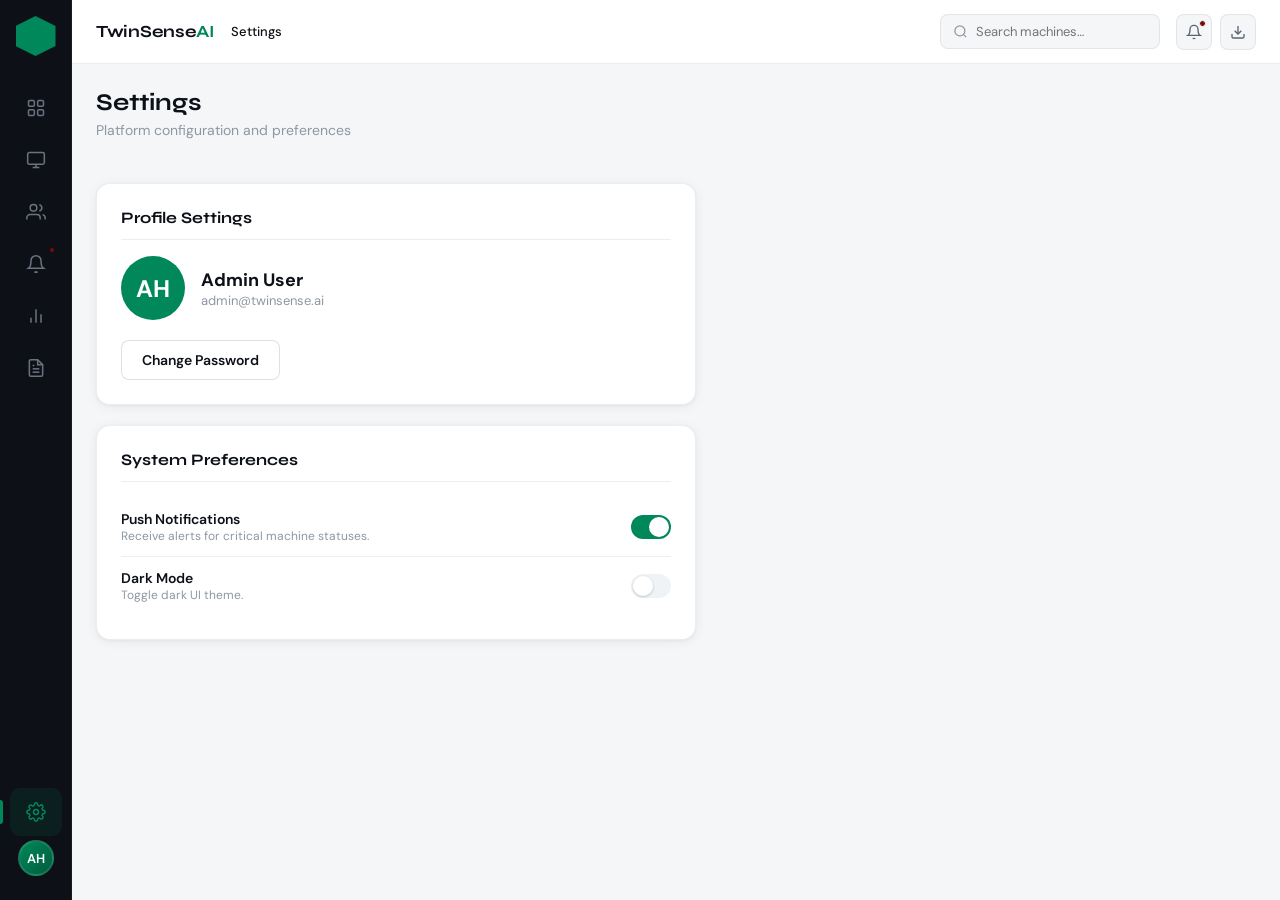
<file: frontend/settings.html>
<!DOCTYPE html>
<html lang="en">

<head>
  <meta charset="UTF-8">
  <meta name="viewport" content="width=device-width, initial-scale=1.0">
  <title>TwinSense AI — Settings</title>
  <link
    href="https://fonts.googleapis.com/css2?family=Syne:wght@400;500;600;700;800&family=DM+Sans:ital,opsz,wght@0,9..40,300;0,9..40,400;0,9..40,500;0,9..40,600;1,9..40,300&family=JetBrains+Mono:wght@400;500;600&display=swap"
    rel="stylesheet">
  <link rel="stylesheet" href="styles.css">
</head>

<body>

  <!-- LOADER -->
  <div id="loader">
    <div class="loader-logo">
      <div class="loader-logo-hex"></div>
      <div class="loader-name">TwinSense<span>AI</span></div>
    </div>
    <div class="loader-sub">Loading Machinery Database</div>
    <div class="loader-bar">
      <div class="loader-bar-fill"></div>
    </div>
  </div>

  <!-- APP -->
  <div id="app">
    <!-- SIDEBAR -->
        <nav class="sidebar">
      <div class="sidebar-logo" onclick="window.location.href='index.html'"></div>
      <div class="sidebar-nav">
        <div class="snav-item " onclick="window.location.href='index.html'" title="Factory Map">
          <svg viewBox="0 0 24 24" fill="none" stroke="currentColor" stroke-width="1.8">
            <rect x="3" y="3" width="7" height="7" rx="1.5" />
            <rect x="14" y="3" width="7" height="7" rx="1.5" />
            <rect x="3" y="14" width="7" height="7" rx="1.5" />
            <rect x="14" y="14" width="7" height="7" rx="1.5" />
          </svg>
        </div>
        <div class="snav-item " onclick="window.location.href='machines.html'" title="All Machines">
          <svg viewBox="0 0 24 24" fill="none" stroke="currentColor" stroke-width="1.8">
            <rect x="2" y="3" width="20" height="14" rx="2" ry="2" />
            <line x1="8" y1="21" x2="16" y2="21" />
            <line x1="12" y1="17" x2="12" y2="21" />
          </svg>
        </div>
        <div class="snav-item " onclick="window.location.href='technicians.html'" title="Technicians">
          <svg viewBox="0 0 24 24" fill="none" stroke="currentColor" stroke-width="1.8">
            <path d="M17 21v-2a4 4 0 0 0-4-4H5a4 4 0 0 0-4 4v2" />
            <circle cx="9" cy="7" r="4" />
            <path d="M23 21v-2a4 4 0 0 0-3-3.87" />
            <path d="M16 3.13a4 4 0 0 1 0 7.75" />
          </svg>
        </div>
        <div class="snav-item " onclick="window.location.href='alerts.html'" title="Alerts" style="position:relative">
          <svg viewBox="0 0 24 24" fill="none" stroke="currentColor" stroke-width="1.8">
            <path d="M18 8A6 6 0 0 0 6 8c0 7-3 9-3 9h18s-3-2-3-9" />
            <path d="M13.73 21a2 2 0 0 1-3.46 0" />
          </svg>
          <div class="snav-badge"></div>
        </div>
        <div class="snav-item " onclick="window.location.href='analytics.html'" title="Analytics">
          <svg viewBox="0 0 24 24" fill="none" stroke="currentColor" stroke-width="1.8">
            <line x1="18" y1="20" x2="18" y2="10" />
            <line x1="12" y1="20" x2="12" y2="4" />
            <line x1="6" y1="20" x2="6" y2="14" />
          </svg>
        </div>
        <div class="snav-item " onclick="window.location.href='logs.html'" title="Historical Logs">
          <svg viewBox="0 0 24 24" fill="none" stroke="currentColor" stroke-width="1.8">
            <path d="M14 2H6a2 2 0 0 0-2 2v16a2 2 0 0 0 2 2h12a2 2 0 0 0 2-2V8z" />
            <polyline points="14,2 14,8 20,8" />
            <line x1="16" y1="13" x2="8" y2="13" />
            <line x1="16" y1="17" x2="8" y2="17" />
            <line x1="10" y1="9" x2="8" y2="9" />
          </svg>
        </div>
      </div>
      <div class="sidebar-bottom">
        <div class="snav-item active" onclick="window.location.href='settings.html'" title="Settings">
          <svg viewBox="0 0 24 24" fill="none" stroke="currentColor" stroke-width="1.8">
            <circle cx="12" cy="12" r="3" />
            <path d="M19.4 15a1.65 1.65 0 0 0 .33 1.82l.06.06a2 2 0 0 1-2.83 2.83l-.06-.06a1.65 1.65 0 0 0-1.82-.33 1.65 1.65 0 0 0-1 1.51V21a2 2 0 0 1-4 0v-.09A1.65 1.65 0 0 0 9 19.4a1.65 1.65 0 0 0-1.82.33l-.06.06a2 2 0 0 1-2.83-2.83l.06-.06A1.65 1.65 0 0 0 4.68 15a1.65 1.65 0 0 0-1.51-1H3a2 2 0 0 1 0-4h.09A1.65 1.65 0 0 0 4.6 9a1.65 1.65 0 0 0-.33-1.82l-.06-.06a2 2 0 0 1 2.83-2.83l.06.06A1.65 1.65 0 0 0 9 4.68a1.65 1.65 0 0 0 1-1.51V3a2 2 0 0 1 4 0v.09a1.65 1.65 0 0 0 1 1.51 1.65 1.65 0 0 0 1.82-.33l.06-.06a2 2 0 0 1 2.83 2.83l-.06.06A1.65 1.65 0 0 0 19.4 9a1.65 1.65 0 0 0 1.51 1H21a2 2 0 0 1 0 4h-.09a1.65 1.65 0 0 0-1.51 1z" />
          </svg>
        </div>
        <div class="sidebar-avatar">AH</div>
      </div>
    </nav>

    <!-- MAIN -->
    <div class="main">
      <!-- TOPBAR -->
      <header class="topbar">
        <div class="topbar-brand">TwinSense<span>AI</span></div>
        <div class="topbar-breadcrumb"><span class="cur">Settings</span></div>
        <div class="topbar-spacer"></div>
        <div class="topbar-search">
          <svg viewBox="0 0 24 24" fill="none" stroke="currentColor" stroke-width="2">
            <circle cx="11" cy="11" r="8" />
            <line x1="21" y1="21" x2="16.65" y2="16.65" />
          </svg>
          <input placeholder="Search machines…" />
        </div>
        <div class="topbar-actions">
          <!-- Notifications Dropdown -->
          <div class="dropdown-wrapper">
            <div class="topbar-btn" onclick="toggleDropdown('notifDropdown')">
              <svg width="16" height="16" viewBox="0 0 24 24" fill="none" stroke="currentColor" stroke-width="2">
                <path d="M18 8A6 6 0 0 0 6 8c0 7-3 9-3 9h18s-3-2-3-9" />
                <path d="M13.73 21a2 2 0 0 1-3.46 0" />
              </svg>
              <div class="topbar-notif-dot"></div>
            </div>
            <div class="dropdown-menu" id="notifDropdown">
              <div class="dropdown-header">
                <span>Critical Alerts</span>
                <span class="dropdown-badge">3 Actions Required</span>
              </div>
              <div class="dropdown-body">
                <div class="notif-item" onclick="window.location.href='machine-details.html'">
                  <div class="notif-icon" style="background:var(--red-dim);color:var(--red)">⚠️</div>
                  <div class="notif-content">
                    <div class="notif-title">ENG_003: Critical Temp Spike (142 units)</div>
                    <div class="notif-meta">Facility A · Immediate Maintenance</div>
                  </div>
                </div>
                <div class="notif-item" onclick="window.location.href='machine-details.html'">
                  <div class="notif-icon" style="background:var(--red-dim);color:var(--red)">⚠️</div>
                  <div class="notif-content">
                    <div class="notif-title">ENG_007: RUL strictly below 15 cycles</div>
                    <div class="notif-meta">Facility B · Imminent Failure Risk</div>
                  </div>
                </div>
                <div class="notif-item" onclick="window.location.href='machine-details.html'">
                  <div class="notif-icon" style="background:var(--orange-dim);color:var(--orange)">⚙️</div>
                  <div class="notif-content">
                    <div class="notif-title">ENG_002: Abnormal Sensor 15</div>
                    <div class="notif-meta">Facility C · Needs Inspection</div>
                  </div>
                </div>
              </div>
            </div>
          </div>

          <!-- Download Dropdown -->
          <div class="dropdown-wrapper">
            <div class="topbar-btn" onclick="toggleDropdown('downloadDropdown')">
              <svg width="16" height="16" viewBox="0 0 24 24" fill="none" stroke="currentColor" stroke-width="2">
                <path d="M21 15v4a2 2 0 0 1-2 2H5a2 2 0 0 1-2-2v-4" />
                <polyline points="7 10 12 15 17 10" />
                <line x1="12" y1="15" x2="12" y2="3" />
              </svg>
            </div>
            <div class="dropdown-menu" id="downloadDropdown">
              <div class="dropdown-header">
                <span>Download Machine Data</span>
              </div>
              <div class="dropdown-body">
                <div class="dl-item" onclick="downloadFile('csv', 'telemetry_report.csv')">
                  <svg class="dl-icon" width="20" height="20" viewBox="0 0 24 24" fill="none" stroke="currentColor"
                    stroke-width="2">
                    <path d="M14 2H6a2 2 0 0 0-2 2v16a2 2 0 0 0 2 2h12a2 2 0 0 0 2-2V8z" />
                    <polyline points="14 2 14 8 20 8" />
                    <line x1="16" y1="13" x2="8" y2="13" />
                    <line x1="16" y1="17" x2="8" y2="17" />
                    <polyline points="10 9 9 9 8 9" />
                  </svg>
                  <div class="dl-info">
                    <div class="dl-title">Sensor Telemetry Log</div>
                    <div class="dl-desc">CSV format · Last 30 days</div>
                  </div>
                </div>
                <div class="dl-item" onclick="downloadFile('pdf', 'ml_predictions_report.pdf')">
                  <svg class="dl-icon" width="20" height="20" viewBox="0 0 24 24" fill="none" stroke="currentColor"
                    stroke-width="2">
                    <path d="M14 2H6a2 2 0 0 0-2 2v16a2 2 0 0 0 2 2h12a2 2 0 0 0 2-2V8z" />
                    <polyline points="14 2 14 8 20 8" />
                    <path d="M9 15v-6" />
                    <path d="M12 15v-4" />
                    <path d="M15 15v-2" />
                  </svg>
                  <div class="dl-info">
                    <div class="dl-title">ML Predictions & RUL Report</div>
                    <div class="dl-desc">PDF format · AI analysis</div>
                  </div>
                </div>
                <div class="dl-item" onclick="downloadFile('xlsx', 'maintenance_history.xlsx')">
                  <svg class="dl-icon" width="20" height="20" viewBox="0 0 24 24" fill="none" stroke="currentColor"
                    stroke-width="2">
                    <path d="M21 15v4a2 2 0 0 1-2 2H5a2 2 0 0 1-2-2v-4" />
                    <polyline points="7 10 12 15 17 10" />
                    <line x1="12" y1="15" x2="12" y2="3" />
                  </svg>
                  <div class="dl-info">
                    <div class="dl-title">Maintenance History</div>
                    <div class="dl-desc">XLSX format · Full audit trail</div>
                  </div>
                </div>
              </div>
            </div>
          </div>
        </div>
      </header>

      <!-- PAGE -->
      <div class="page">

        <div class="page-header">
          <div>
            <h1 class="page-title">Settings</h1>
            <div class="page-subtitle">Platform configuration and preferences</div>
          </div>
        </div>


        <div style="max-width:600px;margin-top:20px;display:flex;flex-direction:column;gap:20px;">
          <div
            style="background:var(--surface);border:1px solid var(--border);border-radius:var(--radius);padding:24px;box-shadow:var(--shadow);">
            <h3
              style="font-family:'Syne';font-size:16px;font-weight:700;margin-bottom:16px;border-bottom:1px solid var(--border);padding-bottom:12px;">
              Profile Settings</h3>
            <div style="display:flex;gap:16px;align-items:center;margin-bottom:20px;">
              <div
                style="width:64px;height:64px;border-radius:50%;background:var(--ocp-green);display:flex;align-items:center;justify-content:center;color:white;font-size:24px;font-weight:700;">
                AH</div>
              <div>
                <div style="font-weight:700;font-size:18px;">Admin User</div>
                <div style="color:var(--text-muted);font-size:13px;">admin@twinsense.ai</div>
              </div>
            </div>
            <button class="btn-outline">Change Password</button>
          </div>

          <div
            style="background:var(--surface);border:1px solid var(--border);border-radius:var(--radius);padding:24px;box-shadow:var(--shadow);">
            <h3
              style="font-family:'Syne';font-size:16px;font-weight:700;margin-bottom:16px;border-bottom:1px solid var(--border);padding-bottom:12px;">
              System Preferences</h3>
            <div style="display:flex;justify-content:space-between;align-items:center;padding:12px 0;">
              <div>
                <div style="font-weight:600;font-size:14px;">Push Notifications</div>
                <div style="font-size:12px;color:var(--text-muted);">Receive alerts for critical machine statuses.</div>
              </div>
              <div
                style="width:40px;height:24px;background:var(--ocp-green);border-radius:12px;position:relative;cursor:pointer;">
                <div
                  style="width:20px;height:20px;background:white;border-radius:50%;position:absolute;top:2px;right:2px;">
                </div>
              </div>
            </div>
            <div
              style="display:flex;justify-content:space-between;align-items:center;padding:12px 0;border-top:1px solid var(--border);">
              <div>
                <div style="font-weight:600;font-size:14px;">Dark Mode</div>
                <div style="font-size:12px;color:var(--text-muted);">Toggle dark UI theme.</div>
              </div>
              <div
                style="width:40px;height:24px;background:var(--surface-2);border-radius:12px;position:relative;cursor:pointer;">
                <div
                  style="width:20px;height:20px;background:white;border-radius:50%;position:absolute;top:2px;left:2px;box-shadow:0 1px 3px rgba(0,0,0,0.2);">
                </div>
              </div>
            </div>
          </div>
        </div>


      </div>
    </div>

    <script src="app.js"></script>
</body>

</html>
</file>
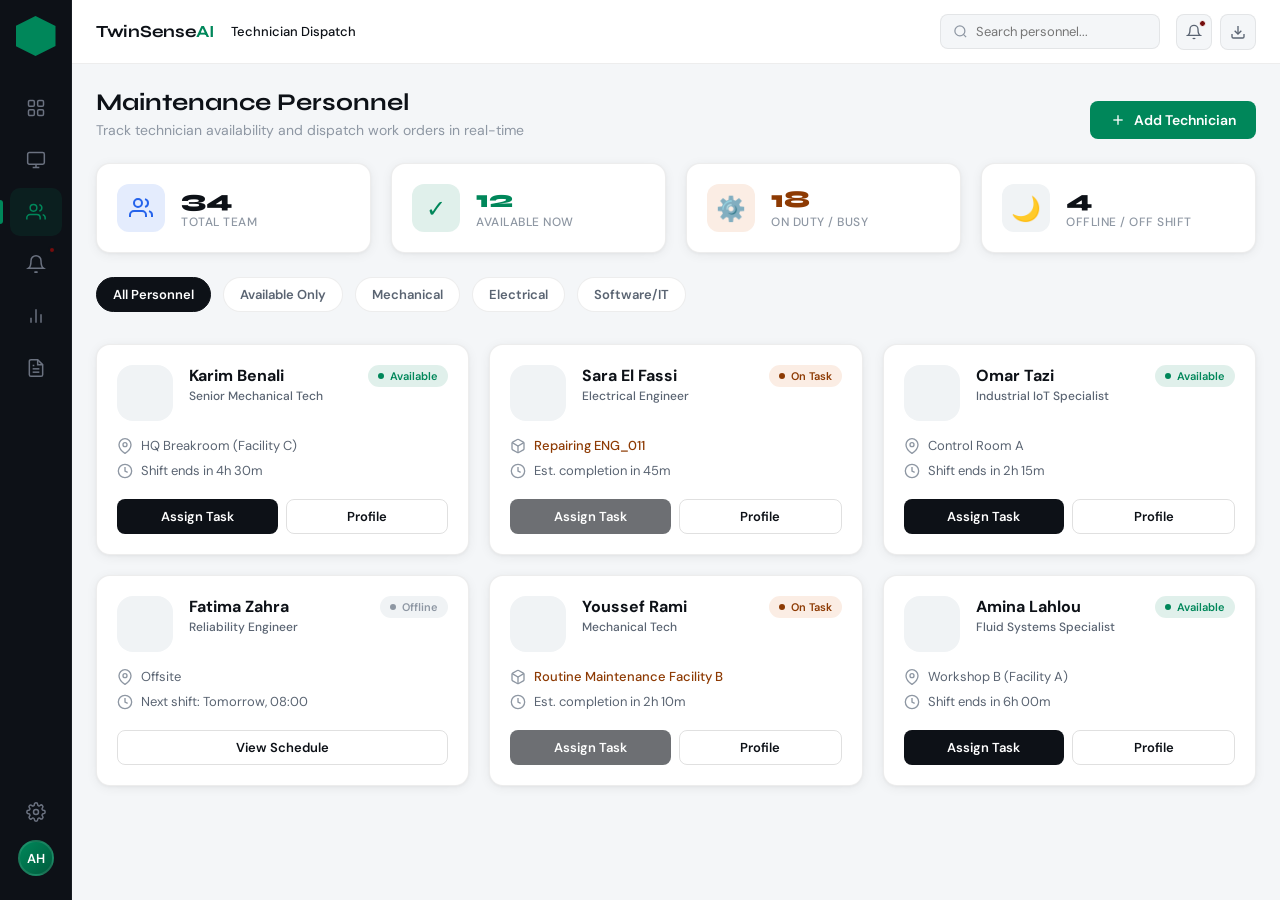
<file: frontend/technicians.html>
<!DOCTYPE html>
<html lang="en">

<head>
  <meta charset="UTF-8">
  <meta name="viewport" content="width=device-width, initial-scale=1.0">
  <title>TwinSense AI — Technician Dispatch</title>
  <link
    href="https://fonts.googleapis.com/css2?family=Syne:wght@400;500;600;700;800&family=DM+Sans:ital,opsz,wght@0,9..40,300;0,9..40,400;0,9..40,500;0,9..40,600;1,9..40,300&family=JetBrains+Mono:wght@400;500;600&display=swap"
    rel="stylesheet">
  <link rel="stylesheet" href="styles.css">
</head>

<body>

  <!-- LOADER -->
  <div id="loader">
    <div class="loader-logo">
      <div class="loader-logo-hex"></div>
      <div class="loader-name">TwinSense<span>AI</span></div>
    </div>
    <div class="loader-sub">Loading Personnel Data</div>
    <div class="loader-bar">
      <div class="loader-bar-fill"></div>
    </div>
  </div>

  <!-- APP -->
  <div id="app">
    <!-- SIDEBAR -->
          <nav class="sidebar">
    <div class="sidebar-logo" onclick="window.location.href='index.html'"></div>
    <div class="sidebar-nav">
      <div class="snav-item " onclick="window.location.href='index.html'" title="Factory Map">
        <svg viewBox="0 0 24 24" fill="none" stroke="currentColor" stroke-width="1.8">
          <rect x="3" y="3" width="7" height="7" rx="1.5" />
          <rect x="14" y="3" width="7" height="7" rx="1.5" />
          <rect x="3" y="14" width="7" height="7" rx="1.5" />
          <rect x="14" y="14" width="7" height="7" rx="1.5" />
        </svg>
      </div>
      <div class="snav-item " onclick="window.location.href='machines.html'" title="All Machines">
        <svg viewBox="0 0 24 24" fill="none" stroke="currentColor" stroke-width="1.8">
          <rect x="2" y="3" width="20" height="14" rx="2" ry="2" />
          <line x1="8" y1="21" x2="16" y2="21" />
          <line x1="12" y1="17" x2="12" y2="21" />
        </svg>
      </div>
      <div class="snav-item active" onclick="window.location.href='technicians.html'" title="Technicians">
        <svg viewBox="0 0 24 24" fill="none" stroke="currentColor" stroke-width="1.8">
          <path d="M17 21v-2a4 4 0 0 0-4-4H5a4 4 0 0 0-4 4v2" />
          <circle cx="9" cy="7" r="4" />
          <path d="M23 21v-2a4 4 0 0 0-3-3.87" />
          <path d="M16 3.13a4 4 0 0 1 0 7.75" />
        </svg>
      </div>
      <div class="snav-item " onclick="window.location.href='alerts.html'" title="Alerts" style="position:relative">
        <svg viewBox="0 0 24 24" fill="none" stroke="currentColor" stroke-width="1.8">
          <path d="M18 8A6 6 0 0 0 6 8c0 7-3 9-3 9h18s-3-2-3-9" />
          <path d="M13.73 21a2 2 0 0 1-3.46 0" />
        </svg>
        <div class="snav-badge"></div>
      </div>
      <div class="snav-item " onclick="window.location.href='analytics.html'" title="Analytics">
        <svg viewBox="0 0 24 24" fill="none" stroke="currentColor" stroke-width="1.8">
          <line x1="18" y1="20" x2="18" y2="10" />
          <line x1="12" y1="20" x2="12" y2="4" />
          <line x1="6" y1="20" x2="6" y2="14" />
        </svg>
      </div>
      <div class="snav-item " onclick="window.location.href='logs.html'" title="Historical Logs">
        <svg viewBox="0 0 24 24" fill="none" stroke="currentColor" stroke-width="1.8">
          <path d="M14 2H6a2 2 0 0 0-2 2v16a2 2 0 0 0 2 2h12a2 2 0 0 0 2-2V8z" />
          <polyline points="14,2 14,8 20,8" />
          <line x1="16" y1="13" x2="8" y2="13" />
          <line x1="16" y1="17" x2="8" y2="17" />
          <line x1="10" y1="9" x2="8" y2="9" />
        </svg>
      </div>
    </div>
    <div class="sidebar-bottom">
      <div class="snav-item " onclick="window.location.href='settings.html'" title="Settings">
        <svg viewBox="0 0 24 24" fill="none" stroke="currentColor" stroke-width="1.8">
          <circle cx="12" cy="12" r="3" />
          <path d="M19.4 15a1.65 1.65 0 0 0 .33 1.82l.06.06a2 2 0 0 1-2.83 2.83l-.06-.06a1.65 1.65 0 0 0-1.82-.33 1.65 1.65 0 0 0-1 1.51V21a2 2 0 0 1-4 0v-.09A1.65 1.65 0 0 0 9 19.4a1.65 1.65 0 0 0-1.82.33l-.06.06a2 2 0 0 1-2.83-2.83l.06-.06A1.65 1.65 0 0 0 4.68 15a1.65 1.65 0 0 0-1.51-1H3a2 2 0 0 1 0-4h.09A1.65 1.65 0 0 0 4.6 9a1.65 1.65 0 0 0-.33-1.82l-.06-.06a2 2 0 0 1 2.83-2.83l.06.06A1.65 1.65 0 0 0 9 4.68a1.65 1.65 0 0 0 1-1.51V3a2 2 0 0 1 4 0v.09a1.65 1.65 0 0 0 1 1.51 1.65 1.65 0 0 0 1.82-.33l.06-.06a2 2 0 0 1 2.83 2.83l-.06.06A1.65 1.65 0 0 0 19.4 9a1.65 1.65 0 0 0 1.51 1H21a2 2 0 0 1 0 4h-.09a1.65 1.65 0 0 0-1.51 1z" />
        </svg>
      </div>
      <div class="sidebar-avatar">AH</div>
    </div>
  </nav>

    <!-- MAIN -->
    <div class="main">
      <!-- TOPBAR -->
      <header class="topbar">
        <div class="topbar-brand">TwinSense<span>AI</span></div>
        <div class="topbar-breadcrumb"><span class="cur">Technician Dispatch</span></div>
        <div class="topbar-spacer"></div>
        <div class="topbar-search">
          <svg viewBox="0 0 24 24" fill="none" stroke="currentColor" stroke-width="2">
            <circle cx="11" cy="11" r="8" />
            <line x1="21" y1="21" x2="16.65" y2="16.65" />
          </svg>
          <input placeholder="Search personnel..." />
        </div>
        <div class="topbar-actions">
          <!-- Notifications Dropdown -->
          <div class="dropdown-wrapper">
            <div class="topbar-btn" onclick="toggleDropdown('notifDropdown')">
              <svg width="16" height="16" viewBox="0 0 24 24" fill="none" stroke="currentColor" stroke-width="2">
                <path d="M18 8A6 6 0 0 0 6 8c0 7-3 9-3 9h18s-3-2-3-9" />
                <path d="M13.73 21a2 2 0 0 1-3.46 0" />
              </svg>
              <div class="topbar-notif-dot"></div>
            </div>
            <div class="dropdown-menu" id="notifDropdown">
              <div class="dropdown-header">
                <span>Critical Alerts</span>
                <span class="dropdown-badge">3 Actions Required</span>
              </div>
              <div class="dropdown-body">
                <div class="notif-item" onclick="window.location.href='machine-details.html'">
                  <div class="notif-icon" style="background:var(--red-dim);color:var(--red)">⚠️</div>
                  <div class="notif-content">
                    <div class="notif-title">ENG_003: Critical Temp Spike (142 units)</div>
                    <div class="notif-meta">Facility A · Immediate Maintenance</div>
                  </div>
                </div>
                <div class="notif-item" onclick="window.location.href='machine-details.html'">
                  <div class="notif-icon" style="background:var(--red-dim);color:var(--red)">⚠️</div>
                  <div class="notif-content">
                    <div class="notif-title">ENG_007: RUL strictly below 15 cycles</div>
                    <div class="notif-meta">Facility B · Imminent Failure Risk</div>
                  </div>
                </div>
                <div class="notif-item" onclick="window.location.href='machine-details.html'">
                  <div class="notif-icon" style="background:var(--orange-dim);color:var(--orange)">⚙️</div>
                  <div class="notif-content">
                    <div class="notif-title">ENG_002: Abnormal Sensor 15</div>
                    <div class="notif-meta">Facility C · Needs Inspection</div>
                  </div>
                </div>
              </div>
            </div>
          </div>

          <!-- Download Dropdown -->
          <div class="dropdown-wrapper">
            <div class="topbar-btn" onclick="toggleDropdown('downloadDropdown')">
              <svg width="16" height="16" viewBox="0 0 24 24" fill="none" stroke="currentColor" stroke-width="2">
                <path d="M21 15v4a2 2 0 0 1-2 2H5a2 2 0 0 1-2-2v-4" />
                <polyline points="7 10 12 15 17 10" />
                <line x1="12" y1="15" x2="12" y2="3" />
              </svg>
            </div>
            <div class="dropdown-menu" id="downloadDropdown">
              <div class="dropdown-header">
                <span>Download Machine Data</span>
              </div>
              <div class="dropdown-body">
                <div class="dl-item" onclick="downloadFile('csv', 'telemetry_report.csv')">
                  <svg class="dl-icon" width="20" height="20" viewBox="0 0 24 24" fill="none" stroke="currentColor"
                    stroke-width="2">
                    <path d="M14 2H6a2 2 0 0 0-2 2v16a2 2 0 0 0 2 2h12a2 2 0 0 0 2-2V8z" />
                    <polyline points="14 2 14 8 20 8" />
                    <line x1="16" y1="13" x2="8" y2="13" />
                    <line x1="16" y1="17" x2="8" y2="17" />
                    <polyline points="10 9 9 9 8 9" />
                  </svg>
                  <div class="dl-info">
                    <div class="dl-title">Sensor Telemetry Log</div>
                    <div class="dl-desc">CSV format · Last 30 days</div>
                  </div>
                </div>
                <div class="dl-item" onclick="downloadFile('pdf', 'ml_predictions_report.pdf')">
                  <svg class="dl-icon" width="20" height="20" viewBox="0 0 24 24" fill="none" stroke="currentColor"
                    stroke-width="2">
                    <path d="M14 2H6a2 2 0 0 0-2 2v16a2 2 0 0 0 2 2h12a2 2 0 0 0 2-2V8z" />
                    <polyline points="14 2 14 8 20 8" />
                    <path d="M9 15v-6" />
                    <path d="M12 15v-4" />
                    <path d="M15 15v-2" />
                  </svg>
                  <div class="dl-info">
                    <div class="dl-title">ML Predictions & RUL Report</div>
                    <div class="dl-desc">PDF format · AI analysis</div>
                  </div>
                </div>
                <div class="dl-item" onclick="downloadFile('xlsx', 'maintenance_history.xlsx')">
                  <svg class="dl-icon" width="20" height="20" viewBox="0 0 24 24" fill="none" stroke="currentColor"
                    stroke-width="2">
                    <path d="M21 15v4a2 2 0 0 1-2 2H5a2 2 0 0 1-2-2v-4" />
                    <polyline points="7 10 12 15 17 10" />
                    <line x1="12" y1="15" x2="12" y2="3" />
                  </svg>
                  <div class="dl-info">
                    <div class="dl-title">Maintenance History</div>
                    <div class="dl-desc">XLSX format · Full audit trail</div>
                  </div>
                </div>
              </div>
            </div>
          </div>
        </div>
      </header>

      <!-- PAGE -->
      <div class="page">
        <div class="page-header">
          <div>
            <h1 class="page-title">Maintenance Personnel</h1>
            <div class="page-subtitle">Track technician availability and dispatch work orders in real-time</div>
          </div>
          <div class="page-actions">
            <button class="btn-primary" onclick="openRegisterTechModal()">
              <svg width="16" height="16" viewBox="0 0 24 24" fill="none" stroke="currentColor" stroke-width="2">
                <line x1="12" y1="5" x2="12" y2="19" />
                <line x1="5" y1="12" x2="19" y2="12" />
              </svg>
              Add Technician
            </button>
          </div>
        </div>

        <!-- Stats Overview -->
        <div class="stats-row">
          <div class="stat-card">
            <div class="stat-icon blue">
              <svg width="24" height="24" viewBox="0 0 24 24" fill="none" stroke="currentColor" stroke-width="2">
                <path d="M17 21v-2a4 4 0 0 0-4-4H5a4 4 0 0 0-4 4v2" />
                <circle cx="9" cy="7" r="4" />
                <path d="M23 21v-2a4 4 0 0 0-3-3.87" />
                <path d="M16 3.13a4 4 0 0 1 0 7.75" />
              </svg>
            </div>
            <div class="stat-info">
              <div class="stat-val">34</div>
              <div class="stat-lbl">Total Team</div>
            </div>
          </div>
          <div class="stat-card">
            <div class="stat-icon green">✓</div>
            <div class="stat-info">
              <div class="stat-val" style="color:var(--ocp-green)">12</div>
              <div class="stat-lbl">Available Now</div>
            </div>
          </div>
          <div class="stat-card">
            <div class="stat-icon orange">⚙️</div>
            <div class="stat-info">
              <div class="stat-val" style="color:var(--orange)">18</div>
              <div class="stat-lbl">On Duty / Busy</div>
            </div>
          </div>
          <div class="stat-card">
            <div class="stat-icon gray">🌙</div>
            <div class="stat-info">
              <div class="stat-val">4</div>
              <div class="stat-lbl">Offline / Off Shift</div>
            </div>
          </div>
        </div>

        <!-- Filters -->
        <div class="filter-bar">
          <button class="filter-btn active">All Personnel</button>
          <button class="filter-btn">Available Only</button>
          <button class="filter-btn">Mechanical</button>
          <button class="filter-btn">Electrical</button>
          <button class="filter-btn">Software/IT</button>
        </div>

        <!-- Tech Grid -->
        <div class="tech-grid">
          <!-- Tech 1 (Available) -->
          <div class="tech-card">
            <div class="status-dot status-available">Available</div>
            <div class="tech-header">
              <div class="tech-avatar"
                style="background-image:url('https://api.dicebear.com/7.x/avataaars/svg?seed=Karim')"></div>
              <div class="tech-info">
                <div class="tech-name">Karim Benali</div>
                <div class="tech-role">Senior Mechanical Tech</div>
              </div>
            </div>
            <div class="tech-details">
              <div class="tech-detail-item">
                <svg class="tech-detail-icon" viewBox="0 0 24 24" fill="none" stroke="currentColor" stroke-width="2">
                  <path d="M21 10c0 7-9 13-9 13s-9-6-9-13a9 9 0 0 1 18 0z" />
                  <circle cx="12" cy="10" r="3" />
                </svg>
                HQ Breakroom (Facility C)
              </div>
              <div class="tech-detail-item">
                <svg class="tech-detail-icon" viewBox="0 0 24 24" fill="none" stroke="currentColor" stroke-width="2">
                  <circle cx="12" cy="12" r="10" />
                  <polyline points="12 6 12 12 16 14" />
                </svg>
                Shift ends in 4h 30m
              </div>
            </div>
            <div class="tech-actions">
              <button class="tech-btn tech-btn-primary" onclick="window.location.href='machine-details.html'">Assign
                Task</button>
              <button class="tech-btn tech-btn-outline">Profile</button>
            </div>
          </div>

          <!-- Tech 2 (Busy) -->
          <div class="tech-card">
            <div class="status-dot status-busy">On Task</div>
            <div class="tech-header">
              <div class="tech-avatar"
                style="background-image:url('https://api.dicebear.com/7.x/avataaars/svg?seed=Sara')"></div>
              <div class="tech-info">
                <div class="tech-name">Sara El Fassi</div>
                <div class="tech-role">Electrical Engineer</div>
              </div>
            </div>
            <div class="tech-details">
              <div class="tech-detail-item" style="color:var(--orange);font-weight:500">
                <svg class="tech-detail-icon" viewBox="0 0 24 24" fill="none" stroke="currentColor" stroke-width="2">
                  <path
                    d="M21 16V8a2 2 0 0 0-1-1.73l-7-4a2 2 0 0 0-2 0l-7 4A2 2 0 0 0 3 8v8a2 2 0 0 0 1 1.73l7 4a2 2 0 0 0 2 0l7-4A2 2 0 0 0 21 16z" />
                  <polyline points="3.27 6.96 12 12.01 20.73 6.96" />
                  <line x1="12" y1="22.08" x2="12" y2="12" />
                </svg>
                Repairing ENG_011
              </div>
              <div class="tech-detail-item">
                <svg class="tech-detail-icon" viewBox="0 0 24 24" fill="none" stroke="currentColor" stroke-width="2">
                  <circle cx="12" cy="12" r="10" />
                  <polyline points="12 6 12 12 16 14" />
                </svg>
                Est. completion in 45m
              </div>
            </div>
            <div class="tech-actions">
              <button class="tech-btn tech-btn-primary" style="opacity:0.6;cursor:not-allowed">Assign Task</button>
              <button class="tech-btn tech-btn-outline">Profile</button>
            </div>
          </div>

          <!-- Tech 3 (Available) -->
          <div class="tech-card">
            <div class="status-dot status-available">Available</div>
            <div class="tech-header">
              <div class="tech-avatar"
                style="background-image:url('https://api.dicebear.com/7.x/avataaars/svg?seed=Omar')"></div>
              <div class="tech-info">
                <div class="tech-name">Omar Tazi</div>
                <div class="tech-role">Industrial IoT Specialist</div>
              </div>
            </div>
            <div class="tech-details">
              <div class="tech-detail-item">
                <svg class="tech-detail-icon" viewBox="0 0 24 24" fill="none" stroke="currentColor" stroke-width="2">
                  <path d="M21 10c0 7-9 13-9 13s-9-6-9-13a9 9 0 0 1 18 0z" />
                  <circle cx="12" cy="10" r="3" />
                </svg>
                Control Room A
              </div>
              <div class="tech-detail-item">
                <svg class="tech-detail-icon" viewBox="0 0 24 24" fill="none" stroke="currentColor" stroke-width="2">
                  <circle cx="12" cy="12" r="10" />
                  <polyline points="12 6 12 12 16 14" />
                </svg>
                Shift ends in 2h 15m
              </div>
            </div>
            <div class="tech-actions">
              <button class="tech-btn tech-btn-primary" onclick="window.location.href='machine-details.html'">Assign
                Task</button>
              <button class="tech-btn tech-btn-outline">Profile</button>
            </div>
          </div>

          <!-- Tech 4 (Offline) -->
          <div class="tech-card">
            <div class="status-dot status-offline">Offline</div>
            <div class="tech-header">
              <div class="tech-avatar"
                style="background-image:url('https://api.dicebear.com/7.x/avataaars/svg?seed=Fatima')"></div>
              <div class="tech-info">
                <div class="tech-name">Fatima Zahra</div>
                <div class="tech-role">Reliability Engineer</div>
              </div>
            </div>
            <div class="tech-details">
              <div class="tech-detail-item">
                <svg class="tech-detail-icon" viewBox="0 0 24 24" fill="none" stroke="currentColor" stroke-width="2">
                  <path d="M21 10c0 7-9 13-9 13s-9-6-9-13a9 9 0 0 1 18 0z" />
                  <circle cx="12" cy="10" r="3" />
                </svg>
                Offsite
              </div>
              <div class="tech-detail-item">
                <svg class="tech-detail-icon" viewBox="0 0 24 24" fill="none" stroke="currentColor" stroke-width="2">
                  <circle cx="12" cy="12" r="10" />
                  <polyline points="12 6 12 12 16 14" />
                </svg>
                Next shift: Tomorrow, 08:00
              </div>
            </div>
            <div class="tech-actions">
              <button class="tech-btn tech-btn-outline" style="width:100%">View Schedule</button>
            </div>
          </div>

          <!-- Tech 5 (Busy) -->
          <div class="tech-card">
            <div class="status-dot status-busy">On Task</div>
            <div class="tech-header">
              <div class="tech-avatar"
                style="background-image:url('https://api.dicebear.com/7.x/avataaars/svg?seed=Youssef')"></div>
              <div class="tech-info">
                <div class="tech-name">Youssef Rami</div>
                <div class="tech-role">Mechanical Tech</div>
              </div>
            </div>
            <div class="tech-details">
              <div class="tech-detail-item" style="color:var(--orange);font-weight:500">
                <svg class="tech-detail-icon" viewBox="0 0 24 24" fill="none" stroke="currentColor" stroke-width="2">
                  <path
                    d="M21 16V8a2 2 0 0 0-1-1.73l-7-4a2 2 0 0 0-2 0l-7 4A2 2 0 0 0 3 8v8a2 2 0 0 0 1 1.73l7 4a2 2 0 0 0 2 0l7-4A2 2 0 0 0 21 16z" />
                  <polyline points="3.27 6.96 12 12.01 20.73 6.96" />
                  <line x1="12" y1="22.08" x2="12" y2="12" />
                </svg>
                Routine Maintenance Facility B
              </div>
              <div class="tech-detail-item">
                <svg class="tech-detail-icon" viewBox="0 0 24 24" fill="none" stroke="currentColor" stroke-width="2">
                  <circle cx="12" cy="12" r="10" />
                  <polyline points="12 6 12 12 16 14" />
                </svg>
                Est. completion in 2h 10m
              </div>
            </div>
            <div class="tech-actions">
              <button class="tech-btn tech-btn-primary" style="opacity:0.6;cursor:not-allowed">Assign Task</button>
              <button class="tech-btn tech-btn-outline">Profile</button>
            </div>
          </div>

          <!-- Tech 6 (Available) -->
          <div class="tech-card">
            <div class="status-dot status-available">Available</div>
            <div class="tech-header">
              <div class="tech-avatar"
                style="background-image:url('https://api.dicebear.com/7.x/avataaars/svg?seed=Amina')"></div>
              <div class="tech-info">
                <div class="tech-name">Amina Lahlou</div>
                <div class="tech-role">Fluid Systems Specialist</div>
              </div>
            </div>
            <div class="tech-details">
              <div class="tech-detail-item">
                <svg class="tech-detail-icon" viewBox="0 0 24 24" fill="none" stroke="currentColor" stroke-width="2">
                  <path d="M21 10c0 7-9 13-9 13s-9-6-9-13a9 9 0 0 1 18 0z" />
                  <circle cx="12" cy="10" r="3" />
                </svg>
                Workshop B (Facility A)
              </div>
              <div class="tech-detail-item">
                <svg class="tech-detail-icon" viewBox="0 0 24 24" fill="none" stroke="currentColor" stroke-width="2">
                  <circle cx="12" cy="12" r="10" />
                  <polyline points="12 6 12 12 16 14" />
                </svg>
                Shift ends in 6h 00m
              </div>
            </div>
            <div class="tech-actions">
              <button class="tech-btn tech-btn-primary" onclick="window.location.href='machine-details.html'">Assign
                Task</button>
              <button class="tech-btn tech-btn-outline">Profile</button>
            </div>
          </div>

        </div>
      </div>
    </div>
  </div>

  
<!-- Register Technician Modal -->
<div class="modal-overlay" id="registerTechModal" role="dialog" aria-modal="true" aria-labelledby="registerTechTitle">
  <div class="modal">
    <div class="modal-header">
      <div class="modal-title" id="registerTechTitle">Add New Technician</div>
      <button class="modal-close" type="button" onclick="closeRegisterTechModal()" aria-label="Close">
        <svg width="16" height="16" viewBox="0 0 24 24" fill="none" stroke="currentColor" stroke-width="2">
          <line x1="18" y1="6" x2="6" y2="18"></line>
          <line x1="6" y1="6" x2="18" y2="18"></line>
        </svg>
      </button>
    </div>

    <form id="registerTechForm">
      <div class="modal-body">
        <div class="form-grid">
          <div class="form-field" style="grid-column:1 / -1">
            <label for="rt_name">Full Name</label>
            <input id="rt_name" name="name" required placeholder="e.g. Yassine Alami" />
          </div>
          <div class="form-field">
            <label for="rt_role">Role / Speciality</label>
            <input id="rt_role" name="role" required placeholder="e.g. Electrical Engineer" />
          </div>
          <div class="form-field">
            <label for="rt_status">Status</label>
            <select id="rt_status" name="status">
              <option value="Available">Available</option>
              <option value="On Task">On Task</option>
              <option value="Offline">Offline</option>
            </select>
          </div>
          <div class="form-field">
            <label for="rt_location">Current Location</label>
            <input id="rt_location" name="location" placeholder="e.g. Workshop B" />
          </div>
          <div class="form-field">
            <label for="rt_shift">Shift Details</label>
            <input id="rt_shift" name="shift" placeholder="e.g. Ends in 8h" />
          </div>
        </div>
      </div>
      <div class="form-actions">
        <button class="btn-ghost" type="button" onclick="closeRegisterTechModal()">Cancel</button>
        <button class="btn-primary" type="submit">Add Technician</button>
      </div>
    </form>
  </div>
</div>

  <script src="app.js"></script>
</body>

</html>
</file>
<file: frontend/styles.css>
:root {
  --ocp-green: #00875A;
  --ocp-green-light: #011b12;
  --ocp-green-dim: rgba(0,135,90,0.12);
  --ocp-green-glow: rgba(0,168,110,0.25);
  --white: #FFFFFF;
  --bg: #F4F6F8;
  --surface: #FFFFFF;
  --surface-2: #F0F3F5;
  --border: rgba(0,0,0,0.07);
  --border-strong: rgba(0,0,0,0.12);
  --text-primary: #0D1117;
  --text-secondary: #5A6472;
  --text-muted: #8E97A3;
  --red: #750d0d;
  --red-dim: rgba(229,62,62,0.12);
  --orange: #8d3a03;
  --orange-dim: rgba(221,107,32,0.12);
  --yellow: #D69E2E;
  --yellow-dim: rgba(214,158,46,0.12);
  --blue: #2563EB;
  --blue-dim: rgba(37,99,235,0.12);
  --sidebar-w: 72px;
  --nav-h: 64px;
  --radius: 14px;
  --shadow: 0 2px 12px rgba(0,0,0,0.06), 0 1px 3px rgba(0,0,0,0.04);
  --shadow-md: 0 8px 32px rgba(0,0,0,0.08), 0 2px 8px rgba(0,0,0,0.04);
  --transition: all 0.22s cubic-bezier(0.4,0,0.2,1);
}

*,*::before,*::after{box-sizing:border-box;margin:0;padding:0}
html,body{height:100%;font-family:'DM Sans',sans-serif;background:var(--bg);color:var(--text-primary);overflow:hidden}
button{cursor:pointer;border:none;background:none;font-family:inherit}
input{font-family:inherit}

/* Loader */
#loader{position:fixed;inset:0;background:#0D1117;z-index:9999;display:flex;flex-direction:column;align-items:center;justify-content:center;gap:24px;transition:opacity 0.6s ease}
#loader.out{opacity:0;pointer-events:none}
.loader-logo{display:flex;align-items:center;gap:14px}
.loader-logo-hex{width:48px;height:48px;background:var(--ocp-green);clip-path:polygon(50% 0%,100% 25%,100% 75%,50% 100%,0% 75%,0% 25%);animation:pulse-hex 1.4s ease-in-out infinite}
@keyframes pulse-hex{0%,100%{transform:scale(1);filter:brightness(1)}50%{transform:scale(1.08);filter:brightness(1.3)}}
.loader-name{font-family:'Syne',sans-serif;font-size:28px;font-weight:800;color:#fff;letter-spacing:-0.5px}
.loader-name span{color:var(--ocp-green)}
.loader-sub{font-size:12px;color:#555;letter-spacing:2px;text-transform:uppercase;font-family:'JetBrains Mono',monospace}
.loader-bar{width:220px;height:2px;background:rgba(255,255,255,0.08);border-radius:2px;overflow:hidden}
.loader-bar-fill{height:100%;width:0;background:linear-gradient(90deg,var(--ocp-green),var(--ocp-green-light));border-radius:2px;animation:load-fill 1.8s ease-in-out forwards}
@keyframes load-fill{0%{width:0}60%{width:80%}100%{width:100%}}

/* App Shell */
#app{display:flex;height:100vh;opacity:0;transition:opacity 0.5s ease}
#app.visible{opacity:1}

/* Sidebar */
.sidebar{width:var(--sidebar-w);background:#0D1117;display:flex;flex-direction:column;align-items:center;padding:16px 0;z-index:100;flex-shrink:0;border-right:1px solid rgba(255,255,255,0.05)}
.sidebar-logo{width:40px;height:40px;background:var(--ocp-green);clip-path:polygon(50% 0%,100% 25%,100% 75%,50% 100%,0% 75%,0% 25%);margin-bottom:28px;cursor:pointer;transition:var(--transition)}
.sidebar-logo:hover{filter:brightness(1.2);transform:scale(1.05)}
.sidebar-nav{display:flex;flex-direction:column;gap:4px;flex:1;width:100%;padding:0 10px}
.snav-item{width:52px;height:48px;border-radius:10px;display:flex;align-items:center;justify-content:center;color:#6B7280;cursor:pointer;transition:var(--transition);position:relative}
.snav-item:hover{background:rgba(255,255,255,0.06);color:#D1D5DB}
.snav-item.active{background:var(--ocp-green-dim);color:var(--ocp-green)}
.snav-item.active::before{content:'';position:absolute;left:0;top:50%;transform:translateY(-50%);width:3px;height:24px;background:var(--ocp-green);border-radius:0 3px 3px 0;left:-10px}
.snav-item svg{width:20px;height:20px}
.snav-badge{position:absolute;top:6px;right:6px;width:8px;height:8px;background:var(--red);border-radius:50%;border:2px solid #0D1117}
.sidebar-bottom{padding:0 10px;display:flex;flex-direction:column;gap:4px}
.sidebar-avatar{width:36px;height:36px;border-radius:50%;background:linear-gradient(135deg,var(--ocp-green),#005C3D);display:flex;align-items:center;justify-content:center;font-size:13px;font-weight:600;color:#fff;cursor:pointer;border:2px solid rgba(255,255,255,0.1);margin:0 auto 8px}

/* Main Area & Topbar */
.main{flex:1;display:flex;flex-direction:column;overflow:hidden;min-width:0}
.topbar{height:var(--nav-h);background:var(--white);border-bottom:1px solid var(--border);display:flex;align-items:center;padding:0 24px;gap:16px;flex-shrink:0;z-index:50}
.topbar-brand{font-family:'Syne',sans-serif;font-size:17px;font-weight:700;color:var(--text-primary);letter-spacing:-0.3px}
.topbar-brand span{color:var(--ocp-green)}
.topbar-breadcrumb{display:flex;align-items:center;gap:6px;font-size:13px;color:var(--text-muted)}
.topbar-breadcrumb a{color:var(--text-muted);text-decoration:none;transition:color 0.2s}
.topbar-breadcrumb a:hover{color:var(--text-primary)}
.topbar-breadcrumb .cur{color:var(--text-primary);font-weight:500}
.topbar-spacer{flex:1}
.topbar-search{display:flex;align-items:center;gap:8px;background:var(--bg);border:1px solid var(--border);border-radius:8px;padding:8px 12px;width:220px}
.topbar-search input{background:none;border:none;outline:none;font-size:13px;color:var(--text-primary);width:100%}
.topbar-search svg{width:15px;height:15px;color:var(--text-muted);flex-shrink:0}
.topbar-actions{display:flex;align-items:center;gap:8px}
.topbar-btn{width:36px;height:36px;border-radius:8px;display:flex;align-items:center;justify-content:center;background:var(--bg);border:1px solid var(--border);color:var(--text-secondary);cursor:pointer;transition:var(--transition);position:relative}
.topbar-btn:hover{background:var(--ocp-green-dim);border-color:var(--ocp-green);color:var(--ocp-green)}
.topbar-notif-dot{position:absolute;top:5px;right:5px;width:7px;height:7px;background:var(--red);border-radius:50%;border:1.5px solid var(--white)}
.topbar-status{display:flex;align-items:center;gap:6px;padding:0 12px;height:36px;background:var(--ocp-green-dim);border:1px solid rgba(0,135,90,0.2);border-radius:8px;font-size:12px;font-weight:500;color:var(--ocp-green)}
.topbar-status-dot{width:6px;height:6px;border-radius:50%;background:var(--ocp-green);animation:blink 2s ease-in-out infinite}
@keyframes blink{0%,100%{opacity:1}50%{opacity:0.3}}

/* Page General */
.page{flex:1;overflow-y:auto;padding:24px;display:flex;flex-direction:column;gap:24px}
.page.active{display:block}
.page-header{display:flex;justify-content:space-between;align-items:flex-end}
.page-title{font-family:'Syne',sans-serif;font-size:24px;font-weight:700}
.page-subtitle{font-size:14px;color:var(--text-muted);margin-top:4px}
.page-actions{display:flex;gap:12px}

.btn-primary{background:var(--ocp-green);color:white;padding:10px 20px;border-radius:8px;font-weight:600;font-size:14px;display:flex;align-items:center;gap:8px;transition:var(--transition)}
.btn-primary:hover{background:var(--ocp-green-light)}
.btn-outline{background:white;border:1px solid var(--border-strong);color:var(--text-primary);padding:10px 20px;border-radius:8px;font-weight:600;font-size:14px;display:flex;align-items:center;gap:8px;transition:var(--transition)}
.btn-outline:hover{background:var(--bg)}

.status-badge{display:inline-flex;align-items:center;gap:6px;padding:4px 10px;border-radius:20px;font-size:12px;font-weight:600}
.status-badge::before{content:'';width:6px;height:6px;border-radius:50%}
.status-healthy{background:var(--ocp-green-dim);color:var(--ocp-green)}
.status-healthy::before{background:var(--ocp-green)}
.status-warning{background:var(--orange-dim);color:var(--orange)}
.status-warning::before{background:var(--orange)}
.status-critical{background:var(--red-dim);color:var(--red)}
.status-critical::before{background:var(--red);animation:pulse-badge 2s infinite}
@keyframes pulse-badge{0%{box-shadow:0 0 0 0 rgba(229,62,62,0.4)}70%{box-shadow:0 0 0 6px rgba(229,62,62,0)}100%{box-shadow:0 0 0 0 rgba(229,62,62,0)}}

/* Scrollbar */
::-webkit-scrollbar{width:5px;height:5px}
::-webkit-scrollbar-track{background:transparent}
::-webkit-scrollbar-thumb{background:var(--border-strong);border-radius:3px}
::-webkit-scrollbar-thumb:hover{background:var(--text-muted)}

/* ------------------ OCP Dashboard / Map Page ------------------ */
.map-page-grid{display:grid;grid-template-columns:1fr 360px;gap:20px;height:calc(100vh - var(--nav-h) - 48px)}
.map-container{background:var(--surface);border:1px solid var(--border);border-radius:var(--radius);box-shadow:var(--shadow);overflow:hidden;position:relative}
.map-header{padding:14px 18px;border-bottom:1px solid var(--border);display:flex;align-items:center;justify-content:space-between;background:var(--white)}
.map-title{font-family:'Syne',sans-serif;font-size:14px;font-weight:700}
.map-controls{display:flex;gap:6px}
.map-ctrl-btn{height:28px;padding:0 12px;border-radius:6px;font-size:12px;font-weight:500;background:var(--bg);border:1px solid var(--border);color:var(--text-secondary);cursor:pointer;transition:var(--transition)}
.map-ctrl-btn:hover,.map-ctrl-btn.active{background:var(--ocp-green-dim);border-color:var(--ocp-green);color:var(--ocp-green)}
#map{height:calc(100% - 52px);width:100%}

.leaflet-container{background:#1a1a2e;font-family:'DM Sans',sans-serif}
.leaflet-control-zoom{border:none!important;box-shadow:var(--shadow)!important;border-radius:8px!important;overflow:hidden}
.leaflet-control-zoom a{background:var(--white)!important;color:var(--text-primary)!important;border:none!important;width:32px!important;height:32px!important;line-height:28px!important}
.leaflet-control-zoom a:hover{background:var(--ocp-green-dim)!important;color:var(--ocp-green)!important}
.leaflet-control-attribution{background:rgba(255,255,255,0.9)!important;padding:4px 8px!important;border-radius:4px 0 0 0!important;font-size:10px!important}
.zone-marker {
  background: none;
  border: none;
}

.zone-marker-inner {
  width: 52px;
  height: 52px;
  border-radius: 50%;
  display: flex;
  align-items: center;
  justify-content: center;
  font-size: 22px;
  cursor: pointer;
  transition: all 0.3s ease;
  border: 3px solid;
  /* Replaced rgba shadow with a solid dark grey blend */
  box-shadow: 0 4px 20px #C2C2C2; 
}

.zone-marker-inner:hover {
  transform: scale(1.15);
}

/* Healthy - Using a solid dark-ish mint */
.zone-marker-healthy .zone-marker-inner {
  background: #CCE7DE; 
  border-color: var(--ocp-green);
  color: #004D33; /* Darker text for contrast */
}

/* Warning - Using a solid muted orange */
.zone-marker-warning .zone-marker-inner {
  background: #F8E6D9;
  border-color: var(--orange);
  color: #5F2702;
}

/* Critical - Using a solid muted red */
.zone-marker-critical .zone-marker-inner {
  background: #F9E2E2;
  border-color: var(--red);
  color: #4A0808;
  animation: pulse-marker 1.5s ease-in-out infinite;
}

@keyframes pulse-marker {
  0%, 100% {
    /* Solid light red "glow" effect */
    box-shadow: 0 0 0 0 #F1B2B2;
  }
  50% {
    /* Expanding to a very light grey to simulate fading out */
    box-shadow: 0 0 0 14px #F4F6F8;
  }
}
.zone-popup .leaflet-popup-content-wrapper{border-radius:12px;box-shadow:var(--shadow-md);padding:0}
.zone-popup-content{padding:16px;min-width:220px}
.zone-popup-title{font-family:'Syne',sans-serif;font-size:15px;font-weight:700;margin-bottom:4px}
.zone-popup-sub{font-size:12px;color:var(--text-muted);margin-bottom:12px}
.zone-popup-stats{display:flex;gap:12px;margin-top:10px}
.zone-popup-stat{text-align:center;flex:1}
.zone-popup-stat-val{font-family:'Syne',sans-serif;font-size:20px;font-weight:700}
.zone-popup-stat-lbl{font-size:10px;color:var(--text-muted)}
.zone-popup-btn{display:block;margin-top:14px;padding:10px 16px;background:var(--ocp-green);color:#fff;border:none;border-radius:8px;font-size:13px;font-weight:600;cursor:pointer;width:100%;text-align:center;text-decoration:none;transition:background 0.2s}
.zone-popup-btn:hover{background:var(--ocp-green-light)}

.map-legend-overlay{position:absolute;bottom:20px;left:20px;z-index:1000;display:flex;gap:12px;background:rgba(255,255,255,0.95);backdrop-filter:blur(8px);border:1px solid var(--border);border-radius:10px;padding:10px 14px;box-shadow:var(--shadow)}
.legend-item{display:flex;align-items:center;gap:6px;font-size:11px;color:var(--text-secondary)}
.legend-dot{width:10px;height:10px;border-radius:50%;border:2px solid}
.legend-healthy .legend-dot{background:rgba(0,135,90,0.2);border-color:var(--ocp-green)}
.legend-warning .legend-dot{background:rgba(221,107,32,0.2);border-color:var(--orange)}
.legend-critical .legend-dot{background:rgba(229,62,62,0.2);border-color:var(--red)}

.map-stats-overlay{position:absolute;top:70px;right:20px;z-index:1000;display:flex;flex-direction:column;gap:8px}
.map-stat-chip{background:rgba(255,255,255,0.95);backdrop-filter:blur(8px);border:1px solid var(--border);border-radius:10px;padding:10px 16px;text-align:center;box-shadow:var(--shadow)}
.map-stat-val{font-family:'Syne',sans-serif;font-size:22px;font-weight:800;line-height:1}
.map-stat-lbl{font-size:10px;color:var(--text-muted);margin-top:2px;letter-spacing:0.5px;text-transform:uppercase}

.sidebar-panels{width:360px;display:flex;flex-direction:column;gap:20px}
.panel-card{background:var(--surface);border:1px solid var(--border);border-radius:var(--radius);box-shadow:var(--shadow);overflow:hidden}
.panel-header{padding:14px 18px;border-bottom:1px solid var(--border);display:flex;align-items:center;justify-content:space-between}
.panel-title{font-family:'Syne',sans-serif;font-size:13px;font-weight:600}
.panel-badge{font-size:10px;font-weight:600;padding:3px 8px;border-radius:5px}
.badge-green{background:var(--ocp-green-dim);color:var(--ocp-green)}
.badge-red{background:var(--red-dim);color:var(--red)}
.badge-orange{background:var(--orange-dim);color:var(--orange)}
.panel-body{padding:0;max-height:200px;overflow-y:auto}

.rul-list{padding:0}
.rul-item{display:flex;align-items:center;gap:10px;padding:10px 16px;border-bottom:1px solid var(--border);cursor:pointer;transition:var(--transition)}
.rul-item:last-child{border-bottom:none}
.rul-item:hover{background:var(--bg)}
.rul-rank{width:20px;font-family:'JetBrains Mono',monospace;font-size:11px;color:var(--text-muted);font-weight:500}
.rul-icon{width:32px;height:32px;border-radius:8px;display:flex;align-items:center;justify-content:center;font-size:14px;flex-shrink:0}
.rul-info{flex:1;min-width:0}
.rul-name{font-size:12px;font-weight:600;white-space:nowrap;overflow:hidden;text-overflow:ellipsis}
.rul-zone{font-size:10px;color:var(--text-muted)}
.rul-bar-wrap{flex:1;max-width:60px;margin:0 8px;height:4px;background:var(--surface-2);border-radius:2px;overflow:hidden}
.rul-bar-bg{height:100%;width:100%}
.rul-bar-fill{height:100%;border-radius:2px;transition:width 1s ease}
.rul-pct{font-family:'JetBrains Mono',monospace;font-size:12px;font-weight:600;min-width:32px;text-align:right}

.alert-item{display:flex;align-items:flex-start;gap:10px;padding:10px 16px;border-bottom:1px solid var(--border);cursor:pointer;transition:var(--transition)}
.alert-item:last-child{border-bottom:none}
.alert-item:hover{background:var(--bg)}
.alert-dot{width:8px;height:8px;border-radius:50%;flex-shrink:0;margin-top:4px}
.alert-content{flex:1;min-width:0}
.alert-title{font-size:11px;font-weight:500;line-height:1.4}
.alert-meta{font-size:10px;color:var(--text-muted);margin-top:2px}
.alert-time{font-size:10px;color:var(--text-muted);font-family:'JetBrains Mono',monospace;white-space:nowrap}

/* ------------------ Machines List & Details ------------------ */
.stats-grid, .stats-row{display:flex;gap:20px;flex-wrap:wrap}
.stats-grid { display:grid;grid-template-columns:repeat(4, 1fr);gap:20px }
.stat-card{flex:1;background:var(--surface);border:1px solid var(--border);border-radius:var(--radius);padding:20px;box-shadow:var(--shadow);display:flex;align-items:center;gap:16px}
.stat-icon{width:48px;height:48px;border-radius:12px;display:flex;align-items:center;justify-content:center;font-size:24px;flex-shrink:0}
.stat-icon.blue{background:var(--blue-dim);color:var(--blue)}
.stat-icon.green{background:var(--ocp-green-dim);color:var(--ocp-green)}
.stat-icon.orange{background:var(--orange-dim);color:var(--orange)}
.stat-icon.red{background:var(--red-dim);color:var(--red)}
.stat-icon.gray{background:var(--surface-2);color:var(--text-secondary)}
.stat-info{flex:1}
.stat-val{font-family:'Syne',sans-serif;font-size:24px;font-weight:800;line-height:1.2}
.stat-lbl{font-size:12px;color:var(--text-muted);font-weight:500;text-transform:uppercase;letter-spacing:0.5px}

.machines-container{background:var(--surface);border:1px solid var(--border);border-radius:var(--radius);box-shadow:var(--shadow);overflow:hidden;flex:1;display:flex;flex-direction:column}
.table-header{padding:16px 20px;border-bottom:1px solid var(--border);display:flex;justify-content:space-between;align-items:center;background:var(--surface)}
.filter-group{display:flex;gap:12px}
.filter-select{padding:8px 12px;border:1px solid var(--border-strong);border-radius:6px;background:var(--bg);font-family:inherit;font-size:13px;color:var(--text-primary);outline:none}

table{width:100%;border-collapse:collapse}
th{text-align:left;padding:14px 20px;font-size:11px;text-transform:uppercase;letter-spacing:1px;color:var(--text-muted);font-weight:600;border-bottom:1px solid var(--border);background:var(--surface-2)}
td{padding:16px 20px;border-bottom:1px solid var(--border);vertical-align:middle;font-size:14px}
tbody tr{transition:var(--transition);cursor:pointer}
tbody tr:hover{background:var(--bg)}
tbody tr:last-child td{border-bottom:none}

.machine-id{display:flex;align-items:center;gap:12px}
.machine-icon{width:36px;height:36px;border-radius:8px;background:var(--bg);display:flex;align-items:center;justify-content:center;font-size:16px}
.machine-name{font-weight:600;color:var(--text-primary)}
.machine-type{font-size:12px;color:var(--text-muted)}

.rul-cell{display:flex;align-items:center;gap:12px}

.action-btn{padding:6px 12px;background:white;border:1px solid var(--border-strong);border-radius:6px;font-size:12px;font-weight:600;color:var(--text-secondary);cursor:pointer;transition:var(--transition)}
.action-btn:hover{border-color:var(--ocp-green);color:var(--ocp-green)}

.machine-header-info{display:flex;gap:16px;align-items:center}
.machine-icon-large{width:64px;height:64px;border-radius:16px;background:var(--red-dim);color:var(--red);display:flex;align-items:center;justify-content:center;font-size:32px}

.dashboard-grid{display:grid;grid-template-columns:3fr 2fr;gap:20px}
@media(max-width: 1200px) { .dashboard-grid{grid-template-columns:1fr} }
.column{display:flex;flex-direction:column;gap:20px}

.card{background:var(--surface);border:1px solid var(--border);border-radius:var(--radius);box-shadow:var(--shadow);overflow:hidden;display:flex;flex-direction:column}
.card-header{padding:16px 20px;border-bottom:1px solid var(--border);display:flex;align-items:center;justify-content:space-between;background:var(--surface)}
.card-title{font-family:'Syne',sans-serif;font-size:15px;font-weight:700;display:flex;align-items:center;gap:8px}
.card-title-icon{width:24px;height:24px;border-radius:6px;display:flex;align-items:center;justify-content:center;font-size:12px}
.card-body{padding:20px;flex:1}

.kpi-row{display:grid;grid-template-columns:repeat(4, 1fr);gap:20px;margin-bottom:20px}
.kpi-card{background:var(--surface);border:1px solid var(--border);border-radius:var(--radius);padding:16px;box-shadow:var(--shadow);position:relative;overflow:hidden}
.kpi-val{font-family:'JetBrains Mono',monospace;font-size:24px;font-weight:700;margin-top:8px}
.kpi-lbl{font-size:12px;color:var(--text-muted);font-weight:500;text-transform:uppercase;letter-spacing:0.5px}
.kpi-trend{font-size:11px;font-weight:600;display:flex;align-items:center;gap:4px;margin-top:4px}
.trend-up{color:var(--red)}
.trend-down{color:var(--ocp-green)}

.rul-container{display:flex;align-items:center;gap:30px}
.rul-chart-wrapper{position:relative;width:160px;height:160px;flex-shrink:0}
.rul-chart-center{position:absolute;inset:0;display:flex;flex-direction:column;align-items:center;justify-content:center}
.rul-pct.large{font-family:'Syne',sans-serif;font-size:36px;font-weight:800;color:var(--red);line-height:1}
.rul-lbl{font-size:11px;color:var(--text-muted);text-transform:uppercase;letter-spacing:1px;margin-top:4px}
.rul-details{flex:1}
.rul-stat{display:flex;justify-content:space-between;padding:12px 0;border-bottom:1px solid var(--border)}
.rul-stat:last-child{border-bottom:none}
.rul-stat-lbl{font-size:13px;color:var(--text-secondary)}
.rul-stat-val{font-family:'JetBrains Mono',monospace;font-size:13px;font-weight:600;color:var(--text-primary)}

.pred-item{margin-bottom:16px}
.pred-item:last-child{margin-bottom:0}
.pred-header{display:flex;justify-content:space-between;margin-bottom:6px;font-size:13px;font-weight:600}
.pred-bar-bg{width:100%;height:8px;background:var(--surface-2);border-radius:4px;overflow:hidden}
.pred-bar-fill{height:100%;border-radius:4px;transition:width 1.5s ease-out}

.chart-container{height:220px;width:100%;position:relative}

/* ------------------ Technicians Page ------------------ */
.filter-bar{display:flex;gap:12px;margin-bottom:8px}
.filter-btn{padding:8px 16px;border-radius:20px;font-size:13px;font-weight:600;background:var(--surface);border:1px solid var(--border);color:var(--text-secondary);cursor:pointer;transition:var(--transition)}
.filter-btn:hover{background:var(--surface-2)}
.filter-btn.active{background:var(--text-primary);color:var(--white);border-color:var(--text-primary)}

.tech-grid{display:grid;grid-template-columns:repeat(auto-fill, minmax(280px, 1fr));gap:20px}
.tech-card{background:var(--surface);border:1px solid var(--border);border-radius:var(--radius);padding:20px;box-shadow:var(--shadow);transition:var(--transition);position:relative}
.tech-card:hover{transform:translateY(-2px);box-shadow:var(--shadow-md)}
.tech-header{display:flex;align-items:flex-start;gap:16px;margin-bottom:16px}
.tech-avatar{width:56px;height:56px;border-radius:16px;background:var(--surface-2);background-size:cover;background-position:center;flex-shrink:0}
.tech-info{flex:1}
.tech-name{font-weight:700;font-size:16px;color:var(--text-primary);margin-bottom:2px}
.tech-role{font-size:12px;color:var(--text-secondary);font-weight:500}

.status-dot{position:absolute;top:20px;right:20px;display:flex;align-items:center;gap:6px;font-size:11px;font-weight:600;padding:4px 10px;border-radius:12px;background:var(--surface-2)}
.status-dot::before{content:'';width:6px;height:6px;border-radius:50%}
.status-available{color:var(--ocp-green);background:var(--ocp-green-dim)}
.status-available::before{background:var(--ocp-green);animation:pulse-dot 2s infinite}
.status-busy{color:var(--orange);background:var(--orange-dim)}
.status-busy::before{background:var(--orange)}
.status-offline{color:var(--text-muted)}
.status-offline::before{background:var(--text-muted)}

@keyframes pulse-dot{0%{box-shadow:0 0 0 0 rgba(0,135,90,0.4)}70%{box-shadow:0 0 0 6px rgba(0,135,90,0)}100%{box-shadow:0 0 0 0 rgba(0,135,90,0)}}

.tech-details{font-size:13px;color:var(--text-secondary);margin-bottom:20px;display:flex;flex-direction:column;gap:8px}
.tech-detail-item{display:flex;align-items:center;gap:8px}
.tech-detail-icon{width:16px;height:16px;color:var(--text-muted)}

.tech-actions{display:flex;gap:8px}
.tech-btn{flex:1;padding:8px 0;border-radius:8px;font-size:13px;font-weight:600;text-align:center;cursor:pointer;transition:var(--transition)}
.tech-btn-primary{background:var(--text-primary);color:white;border:none}
.tech-btn-primary:hover{background:#000}
.tech-btn-outline{background:transparent;border:1px solid var(--border-strong);color:var(--text-primary)}
.tech-btn-outline:hover{background:var(--bg)}


/* Dropdowns */
.dropdown-wrapper { position: relative; }
.dropdown-menu {
  position: absolute;
  top: calc(100% + 8px);
  right: 0;
  width: 320px;
  background: var(--surface);
  border: 1px solid var(--border);
  border-radius: var(--radius);
  box-shadow: var(--shadow-md);
  opacity: 0;
  visibility: hidden;
  transform: translateY(-10px);
  transition: all 0.2s ease;
  z-index: 1000;
  display: flex;
  flex-direction: column;
}
.dropdown-menu.show {
  opacity: 1;
  visibility: visible;
  transform: translateY(0);
}
.dropdown-header {
  padding: 14px 16px;
  border-bottom: 1px solid var(--border);
  font-family: 'Syne', sans-serif;
  font-weight: 700;
  font-size: 14px;
  display: flex;
  justify-content: space-between;
  align-items: center;
}
.dropdown-badge {
  background: var(--red-dim);
  color: var(--red);
  font-size: 10px;
  padding: 3px 6px;
  border-radius: 4px;
}
.dropdown-body {
  max-height: 320px;
  overflow-y: auto;
  padding: 8px 0;
}
.notif-item {
  display: flex;
  gap: 12px;
  padding: 12px 16px;
  border-bottom: 1px solid var(--border);
  cursor: pointer;
  transition: var(--transition);
}
.notif-item:hover { background: var(--bg); }
.notif-item:last-child { border-bottom: none; }
.notif-icon {
  width: 32px; height: 32px; border-radius: 8px; flex-shrink: 0;
  display: flex; align-items: center; justify-content: center; font-size: 16px;
}
.notif-content { flex: 1; min-width: 0; }
.notif-title { font-size: 12px; font-weight: 600; color: var(--text-primary); line-height: 1.4; }
.notif-meta { font-size: 11px; color: var(--text-muted); margin-top: 4px; }
.dl-item {
  display: flex;
  align-items: center;
  gap: 12px;
  padding: 12px 16px;
  cursor: pointer;
  transition: var(--transition);
}
.dl-item:hover { background: var(--bg); }
.dl-icon { color: var(--text-muted); transition: var(--transition); }
.dl-item:hover .dl-icon { color: var(--ocp-green); }
.dl-info { flex: 1; }
.dl-title { font-size: 13px; font-weight: 600; color: var(--text-primary); }
.dl-desc { font-size: 11px; color: var(--text-muted); margin-top: 2px; }


/* ------------------ Modal ------------------ */
.modal-overlay{
  position:fixed; inset:0;
  background:rgba(13,17,23,0.55);
  backdrop-filter:blur(6px);
  display:none;
  align-items:center;
  justify-content:center;
  z-index:2000;
  padding:20px;
}
.modal-overlay.show{display:flex}
.modal{
  width:min(560px, 100%);
  background:var(--surface);
  border:1px solid var(--border);
  border-radius:var(--radius);
  box-shadow:var(--shadow-md);
  overflow:hidden;
}
.modal-header{
  padding:16px 18px;
  border-bottom:1px solid var(--border);
  display:flex;
  align-items:center;
  justify-content:space-between;
  gap:12px;
}
.modal-title{
  font-family:'Syne',sans-serif;
  font-size:16px;
  font-weight:800;
}
.modal-close{
  width:34px;height:34px;border-radius:10px;
  display:flex;align-items:center;justify-content:center;
  background:var(--bg);
  border:1px solid var(--border);
  color:var(--text-secondary);
}
.modal-close:hover{background:var(--surface-2)}
.modal-body{padding:18px}
.form-grid{display:grid;grid-template-columns:1fr 1fr;gap:14px}
.form-field{display:flex;flex-direction:column;gap:6px}
.form-field label{font-size:12px;color:var(--text-muted);font-weight:600}
.form-field input,.form-field select{
  padding:10px 12px;border:1px solid var(--border-strong);
  border-radius:8px;background:var(--bg);
  font-size:13px;outline:none;
}
.form-field input:focus,.form-field select:focus{border-color:rgba(0,135,90,0.35);box-shadow:0 0 0 3px rgba(0,135,90,0.12)}
.form-actions{
  display:flex;justify-content:flex-end;gap:10px;
  padding:14px 18px;border-top:1px solid var(--border);
  background:var(--surface);
}
.btn-ghost{
  background:transparent;border:1px solid var(--border-strong);
  color:var(--text-primary);padding:10px 16px;border-radius:8px;
  font-weight:700;font-size:13px;
}
.btn-ghost:hover{background:var(--bg)}
</file>
